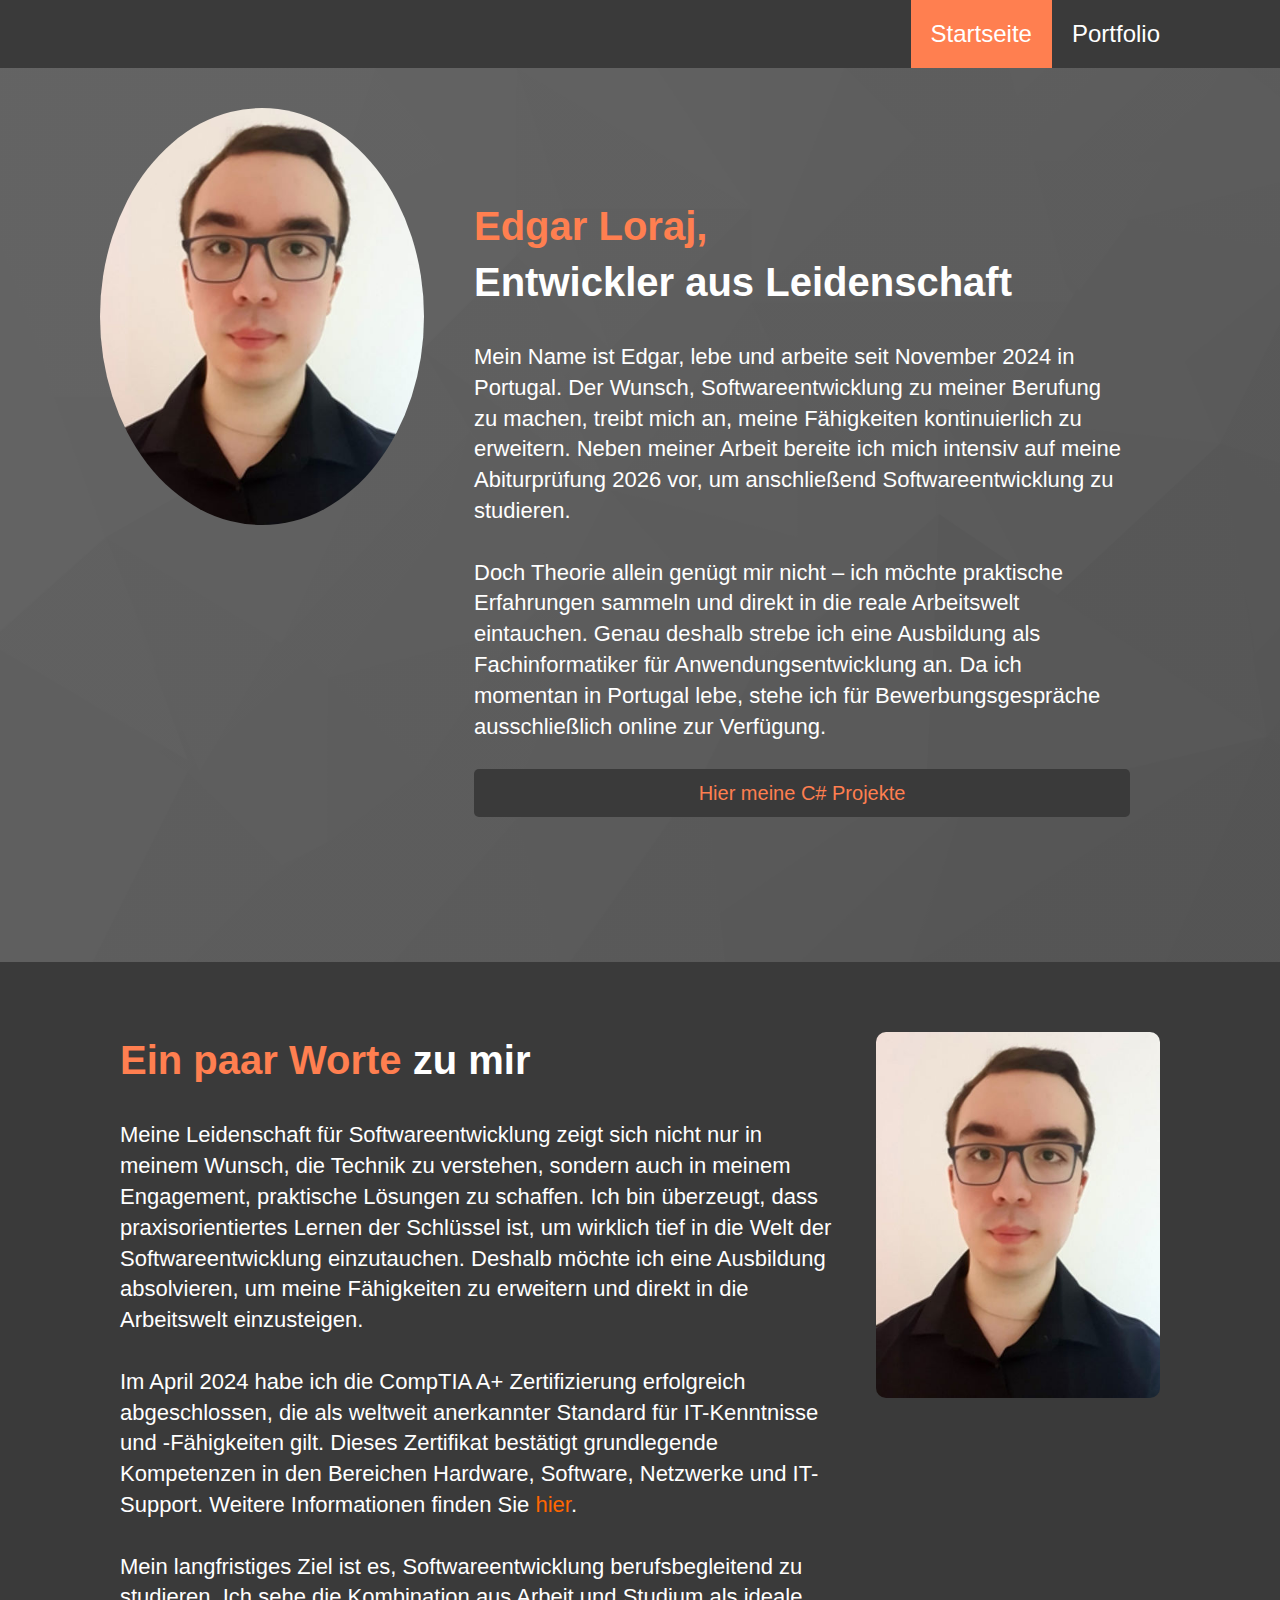
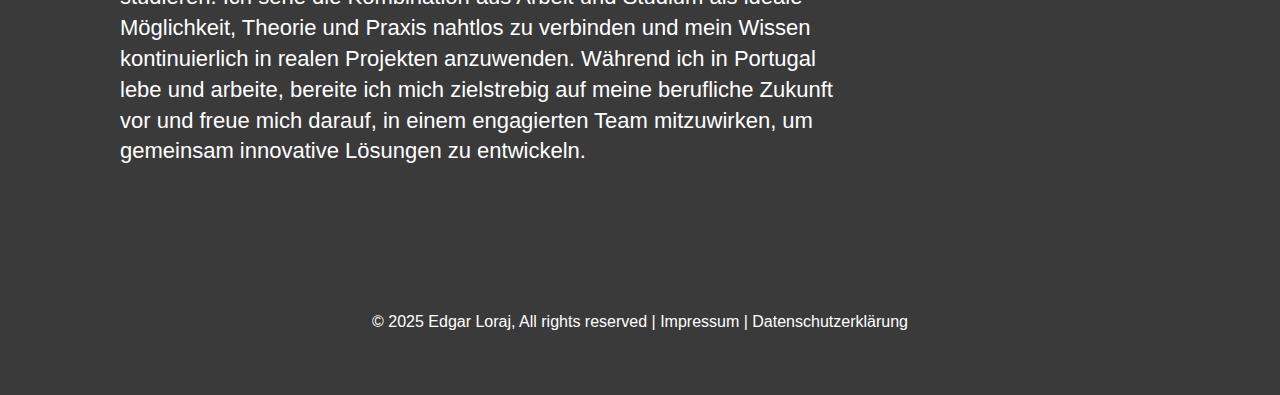
<file: index.html>
<!DOCTYPE html>
<html lang="de">
<head>
  <meta charset="UTF-8">
  <meta http-equiv="X-UA-Compatible" content="IE=edge">
  <meta name="viewport" content="width=device-width, initial-scale=1.0">
  <meta name="description" content="Hier findest du das komplette Edgar Loraj Portfolio">
  <meta name="keywords" content="Edgar Loraj Portfolio">
  <title>Edgar Loraj Portfolio Website</title>
  <link rel="stylesheet" href="https://fonts.googleapis.com/css2?family=Material+Symbols+Outlined:opsz,wght,FILL,GRAD@48,400,0,0" />
  <link rel="stylesheet" href="/css/style.css">
</head>
<body>
  <header>
    <nav id="main-nav">
      <div class="standard-container">
        <h1></h1>
        <ul>
          <li><a class="active-page" href="/index.html">Startseite</a></li>
          <li><a href="/contact.html">Portfolio</a></li>
        </ul>
      </div>
    </nav>
    <div id="welcome">
      <div class="standard-container">
        <div class="welcome-img">
          <img src="/img/Passbild.jpg" alt="Edgar Loraj profilbild">
        </div>
        <div class="welcome-content">
          <h2><span class="text-highlighted">Edgar Loraj,</span><br>Entwickler aus Leidenschaft</h2>
          <p>Mein Name ist Edgar, lebe und arbeite seit November 2024 in Portugal. Der Wunsch, Softwareentwicklung zu meiner Berufung zu machen, treibt mich an, meine Fähigkeiten kontinuierlich zu erweitern. Neben meiner Arbeit bereite ich mich intensiv auf meine Abiturprüfung 2026 vor, um anschließend Softwareentwicklung zu studieren.<br><br> Doch Theorie allein genügt mir nicht – ich möchte praktische Erfahrungen sammeln und direkt in die reale Arbeitswelt eintauchen. Genau deshalb strebe ich eine Ausbildung als Fachinformatiker für Anwendungsentwicklung an. Da ich momentan in Portugal lebe, stehe ich für Bewerbungsgespräche ausschließlich online zur Verfügung.</p>
          <a class="btn" href="/contact.html">Hier meine C# Projekte</a>
        </div>
      </div>
    </div>
  </header>

  <section id="about">
    <div class="standard-container">
      <div class="about-content">
        <h2><span class="text-highlighted">Ein paar Worte</span> zu mir</h2>
        <p>Meine Leidenschaft für Softwareentwicklung zeigt sich nicht nur in meinem Wunsch, die Technik zu verstehen, sondern auch in meinem Engagement, praktische Lösungen zu schaffen. Ich bin überzeugt, dass praxisorientiertes Lernen der Schlüssel ist, um wirklich tief in die Welt der Softwareentwicklung einzutauchen. Deshalb möchte ich eine Ausbildung absolvieren, um meine Fähigkeiten zu erweitern und direkt in die Arbeitswelt einzusteigen.<br><br>

          Im April 2024 habe ich die CompTIA A+ Zertifizierung erfolgreich abgeschlossen, die als weltweit anerkannter Standard für IT-Kenntnisse und -Fähigkeiten gilt. Dieses Zertifikat bestätigt grundlegende Kompetenzen in den Bereichen Hardware, Software, Netzwerke und IT-Support. Weitere Informationen finden Sie <a href="https://www.comptia.org/certifications/a" target="_blank" style="color: #FF6600;">hier</a>.
          <br><br>
          
          Mein langfristiges Ziel ist es, Softwareentwicklung berufsbegleitend zu studieren. Ich sehe die Kombination aus Arbeit und Studium als ideale Möglichkeit, Theorie und Praxis nahtlos zu verbinden und mein Wissen kontinuierlich in realen Projekten anzuwenden. Während ich in Portugal lebe und arbeite, bereite ich mich zielstrebig auf meine berufliche Zukunft vor und freue mich darauf, in einem engagierten Team mitzuwirken, um gemeinsam innovative Lösungen zu entwickeln.</p>
      </div>
      <div class="about-img">
        <img src="/img/Passbild.jpg" alt="Edgar Loraj about">
      </div>
    </div>
  </section>

  

  <footer id="main-footer">
    <div class="standard-container">
      <p>&copy; 2025 Edgar Loraj, All rights reserved | <a href="#">Impressum</a> | <a href="#">Datenschutzerklärung</a></p>
    </div>
  </footer>
</body>
</html>
</file>
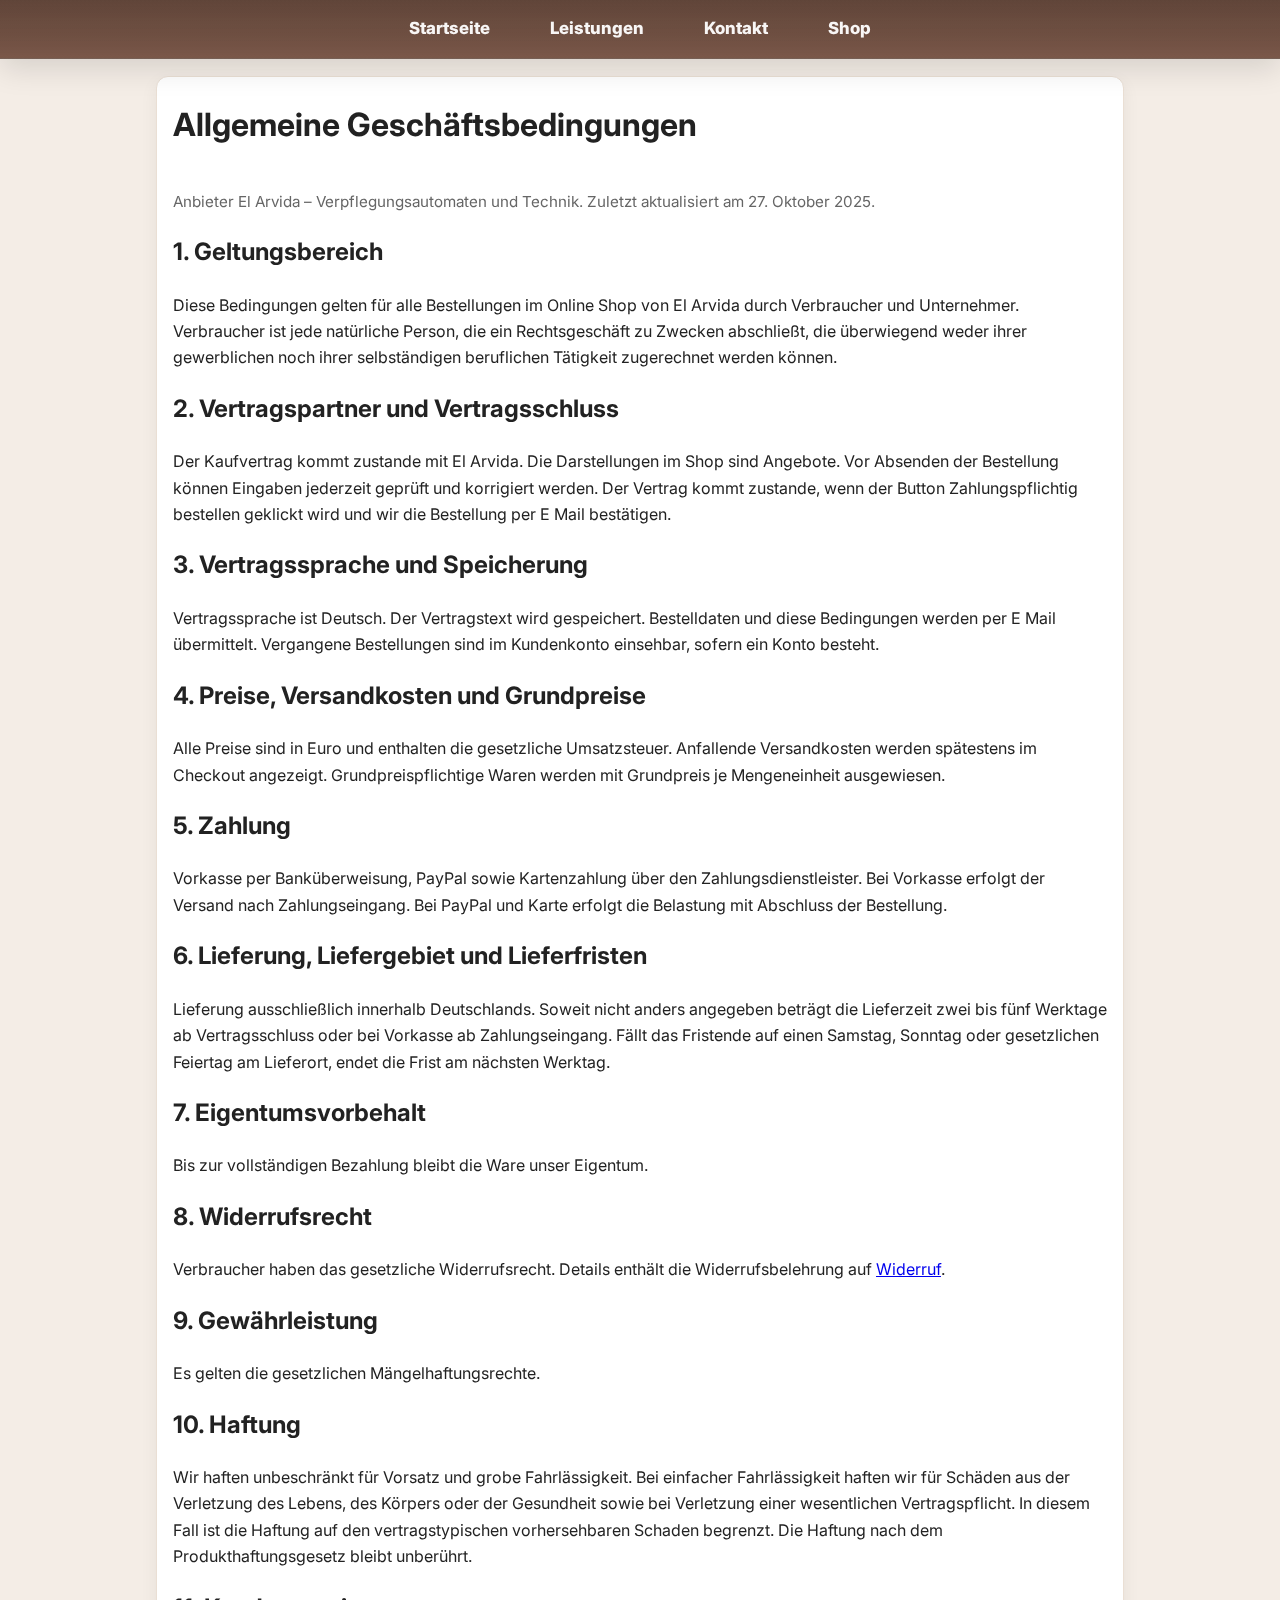
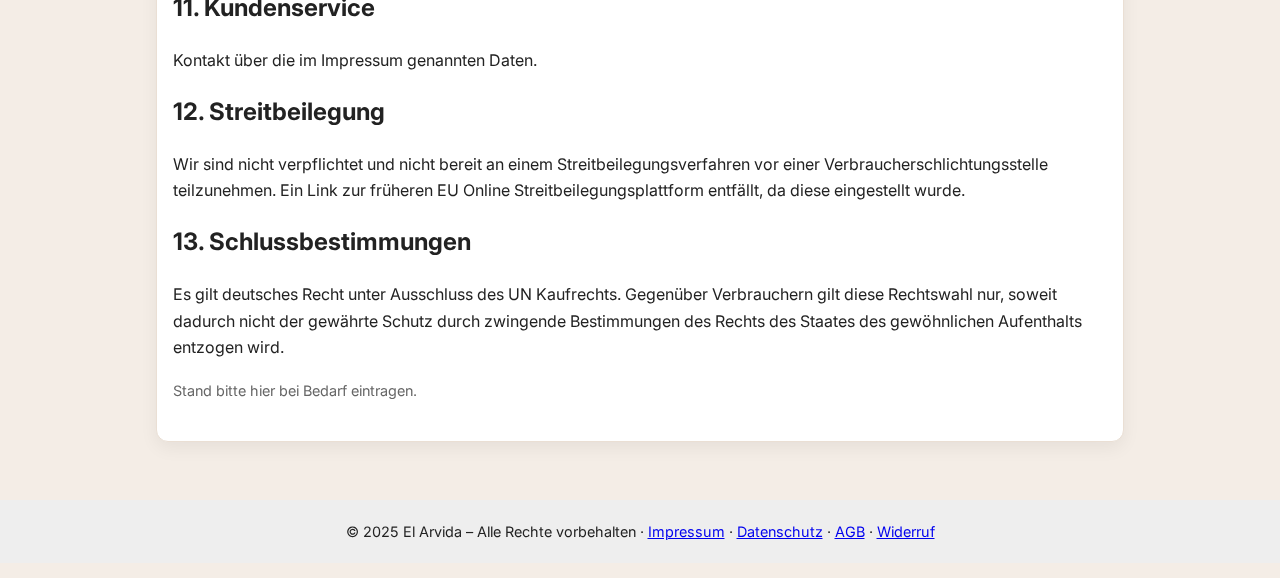
<file: agb.html>
<!doctype html>
<html lang="de">
<head>
  <meta charset="utf-8">
  <meta name="viewport" content="width=device-width, initial-scale=1">
  <title>AGB – El Arvida</title>
  <link rel="preconnect" href="https://fonts.googleapis.com">
  <link rel="preconnect" href="https://fonts.gstatic.com" crossorigin>
  <link href="https://fonts.googleapis.com/css2?family=Inter:wght@400;600;800;900&display=swap" rel="stylesheet">
  <style>
    :root{ --brown:#6b4637; --brown-deep:#533528; --accent:#ffe6cc; --header-h:72px; --text:#222; }
    *{box-sizing:border-box}
    html{scroll-behavior:smooth}
    body{margin:0; font-family:Inter,system-ui,Segoe UI,Roboto,Helvetica,Arial,sans-serif; line-height:1.65; color:var(--text); background:#f4ede6;}
    .site-header{
      position:fixed; top:0; left:0; right:0; z-index:1000;
      background:
        linear-gradient(180deg, rgba(255,255,255,.08), rgba(255,255,255,.02)),
        linear-gradient(0deg, color-mix(in oklab, var(--brown) 92%, transparent), var(--brown-deep));
      backdrop-filter:saturate(140%) blur(8px);
      border-bottom:1px solid rgba(255,255,255,.14);
      box-shadow:0 10px 30px rgba(0,0,0,.12);
    }
    .header-bar{ display:flex; align-items:center; justify-content:center; min-height:var(--header-h); padding:0 16px; }
    .primary-nav{ display:flex; gap:32px; align-items:center; justify-content:center; }
    .primary-nav a{
      color:#fff; text-decoration:none; font-weight:800; font-size:1.05rem;
      padding:10px 14px; border-radius:10px; transition:background .2s ease, opacity .2s ease; opacity:.95;
    }
    .primary-nav a:hover{background:rgba(255,255,255,.10); opacity:1;}
    .primary-nav a.is-active{background:rgba(255,255,255,.14);}
    .nav-toggle{display:none; width:42px; height:42px; border:0; background:transparent; cursor:pointer;}
    .nav-toggle span{display:block; width:24px; height:2px; margin:6px auto; background:#fff; border-radius:2px; transition:transform .2s ease, opacity .2s ease;}
    .mobile-nav{display:none;}
    @media (max-width:768px){
      .header-bar{min-height:56px; justify-content:space-between; padding:0 12px;}
      .primary-nav{display:none;}
      .nav-toggle{display:block;}
      .site-header.open .nav-toggle span:nth-child(1){transform:translateY(8px) rotate(45deg);}
      .site-header.open .nav-toggle span:nth-child(2){opacity:0;}
      .site-header.open .nav-toggle span:nth-child(3){transform:translateY(-8px) rotate(-45deg);}
      .mobile-nav{
        display:grid; grid-template-columns:1fr; gap:10px;
        padding:12px 16px 16px;
        background: color-mix(in oklab, var(--brown) 96%, black 0%);
        border-bottom:1px solid rgba(255,255,255,.14);
      }
      .site-header:not(.open) .mobile-nav{display:none;}
      .mobile-nav a{
        display:block; text-align:center; color:#fff; text-decoration:none; font-weight:800;
        padding:10px 12px; border-radius:10px; background:rgba(255,255,255,.08);
      }
    }
    .container{max-width:1000px; margin:0 auto; padding:18px 16px;}
    main{padding-top:var(--header-h);}
    .card{background:#fff; border:1px solid #eadfd4; border-radius:12px; box-shadow:0 6px 18px rgba(0,0,0,.06);}
    .card h1{margin:0; padding:22px 16px;}
    .card .content{padding:0 16px 24px;}
    .content h2{margin-top:18px}
    footer{text-align:center; padding:20px; background:#eee; margin-top:40px; font-size:.9rem}
  </style>
</head>
<body>
  <header class="site-header" id="site-header">
    <div class="header-bar">
      <nav class="primary-nav" aria-label="Hauptnavigation">
        <a href="index.html#start">Startseite</a>
        <a href="index.html#leistungen">Leistungen</a>
        <a href="index.html#kontakt">Kontakt</a>
        <a href="shop.html">Shop</a>
      </nav>
      <button class="nav-toggle" id="nav-toggle" aria-expanded="false" aria-controls="mobile-nav" aria-label="Menü öffnen">
        <span></span><span></span><span></span>
      </button>
    </div>
    <nav id="mobile-nav" class="mobile-nav" aria-label="Mobiles Menü">
      <a href="index.html#start">Startseite</a>
      <a href="index.html#leistungen">Leistungen</a>
      <a href="index.html#kontakt">Kontakt</a>
      <a href="shop.html">Shop</a>
    </nav>
  </header>

  <main>
    <div class="container">
      <div class="card">
        <h1>Allgemeine Geschäftsbedingungen</h1>
        <div class="content">
          <p style="color:#666;font-size:.95rem">Anbieter El Arvida – Verpflegungsautomaten und Technik. Zuletzt aktualisiert am 27. Oktober 2025.</p>

          <h2>1. Geltungsbereich</h2>
          <p>Diese Bedingungen gelten für alle Bestellungen im Online Shop von El Arvida durch Verbraucher und Unternehmer. Verbraucher ist jede natürliche Person, die ein Rechtsgeschäft zu Zwecken abschließt, die überwiegend weder ihrer gewerblichen noch ihrer selbständigen beruflichen Tätigkeit zugerechnet werden können.</p>

          <h2>2. Vertragspartner und Vertragsschluss</h2>
          <p>Der Kaufvertrag kommt zustande mit El Arvida. Die Darstellungen im Shop sind Angebote. Vor Absenden der Bestellung können Eingaben jederzeit geprüft und korrigiert werden. Der Vertrag kommt zustande, wenn der Button Zahlungspflichtig bestellen geklickt wird und wir die Bestellung per E Mail bestätigen.</p>

          <h2>3. Vertragssprache und Speicherung</h2>
          <p>Vertragssprache ist Deutsch. Der Vertragstext wird gespeichert. Bestelldaten und diese Bedingungen werden per E Mail übermittelt. Vergangene Bestellungen sind im Kundenkonto einsehbar, sofern ein Konto besteht.</p>

          <h2>4. Preise, Versandkosten und Grundpreise</h2>
          <p>Alle Preise sind in Euro und enthalten die gesetzliche Umsatzsteuer. Anfallende Versandkosten werden spätestens im Checkout angezeigt. Grundpreispflichtige Waren werden mit Grundpreis je Mengeneinheit ausgewiesen.</p>

          <h2>5. Zahlung</h2>
          <p>Vorkasse per Banküberweisung, PayPal sowie Kartenzahlung über den Zahlungsdienstleister. Bei Vorkasse erfolgt der Versand nach Zahlungseingang. Bei PayPal und Karte erfolgt die Belastung mit Abschluss der Bestellung.</p>

          <h2>6. Lieferung, Liefergebiet und Lieferfristen</h2>
          <p>Lieferung ausschließlich innerhalb Deutschlands. Soweit nicht anders angegeben beträgt die Lieferzeit zwei bis fünf Werktage ab Vertragsschluss oder bei Vorkasse ab Zahlungseingang. Fällt das Fristende auf einen Samstag, Sonntag oder gesetzlichen Feiertag am Lieferort, endet die Frist am nächsten Werktag.</p>

          <h2>7. Eigentumsvorbehalt</h2>
          <p>Bis zur vollständigen Bezahlung bleibt die Ware unser Eigentum.</p>

          <h2>8. Widerrufsrecht</h2>
          <p>Verbraucher haben das gesetzliche Widerrufsrecht. Details enthält die Widerrufsbelehrung auf <a href="widerruf.html">Widerruf</a>.</p>

          <h2>9. Gewährleistung</h2>
          <p>Es gelten die gesetzlichen Mängelhaftungsrechte.</p>

          <h2>10. Haftung</h2>
          <p>Wir haften unbeschränkt für Vorsatz und grobe Fahrlässigkeit. Bei einfacher Fahrlässigkeit haften wir für Schäden aus der Verletzung des Lebens, des Körpers oder der Gesundheit sowie bei Verletzung einer wesentlichen Vertragspflicht. In diesem Fall ist die Haftung auf den vertragstypischen vorhersehbaren Schaden begrenzt. Die Haftung nach dem Produkthaftungsgesetz bleibt unberührt.</p>

          <h2>11. Kundenservice</h2>
          <p>Kontakt über die im Impressum genannten Daten.</p>

          <h2>12. Streitbeilegung</h2>
          <p>Wir sind nicht verpflichtet und nicht bereit an einem Streitbeilegungsverfahren vor einer Verbraucherschlichtungsstelle teilzunehmen. Ein Link zur früheren EU Online Streitbeilegungsplattform entfällt, da diese eingestellt wurde.</p>

          <h2>13. Schlussbestimmungen</h2>
          <p>Es gilt deutsches Recht unter Ausschluss des UN Kaufrechts. Gegenüber Verbrauchern gilt diese Rechtswahl nur, soweit dadurch nicht der gewährte Schutz durch zwingende Bestimmungen des Rechts des Staates des gewöhnlichen Aufenthalts entzogen wird.</p>

          <p style="margin-top:18px;font-size:.9rem;color:#666">Stand bitte hier bei Bedarf eintragen.</p>
        </div>
      </div>
    </div>
  </main>

  <footer>
    © 2025 El Arvida – Alle Rechte vorbehalten · <a href="impressum.html">Impressum</a> · <a href="datenschutz.html">Datenschutz</a> · <a href="agb.html">AGB</a> · <a href="widerruf.html">Widerruf</a>
  </footer>

  <script>
  (function(){
    const header = document.getElementById('site-header');
    const toggle = document.getElementById('nav-toggle');
    if(toggle){
      toggle.addEventListener('click', ()=>{
        const open = header.classList.toggle('open');
        toggle.setAttribute('aria-expanded', open ? 'true' : 'false');
        requestAnimationFrame(updatePad);
      });
    }
    function updatePad(){
      const h = header.offsetHeight || 72;
      document.documentElement.style.setProperty('--header-h', h + 'px');
      document.querySelector('main').style.paddingTop = 'calc(var(--header-h))';
    }
    updatePad();
    window.addEventListener('resize', ()=>requestAnimationFrame(updatePad), {passive:true});
  })();
  </script>
</body>
</html>
</file>
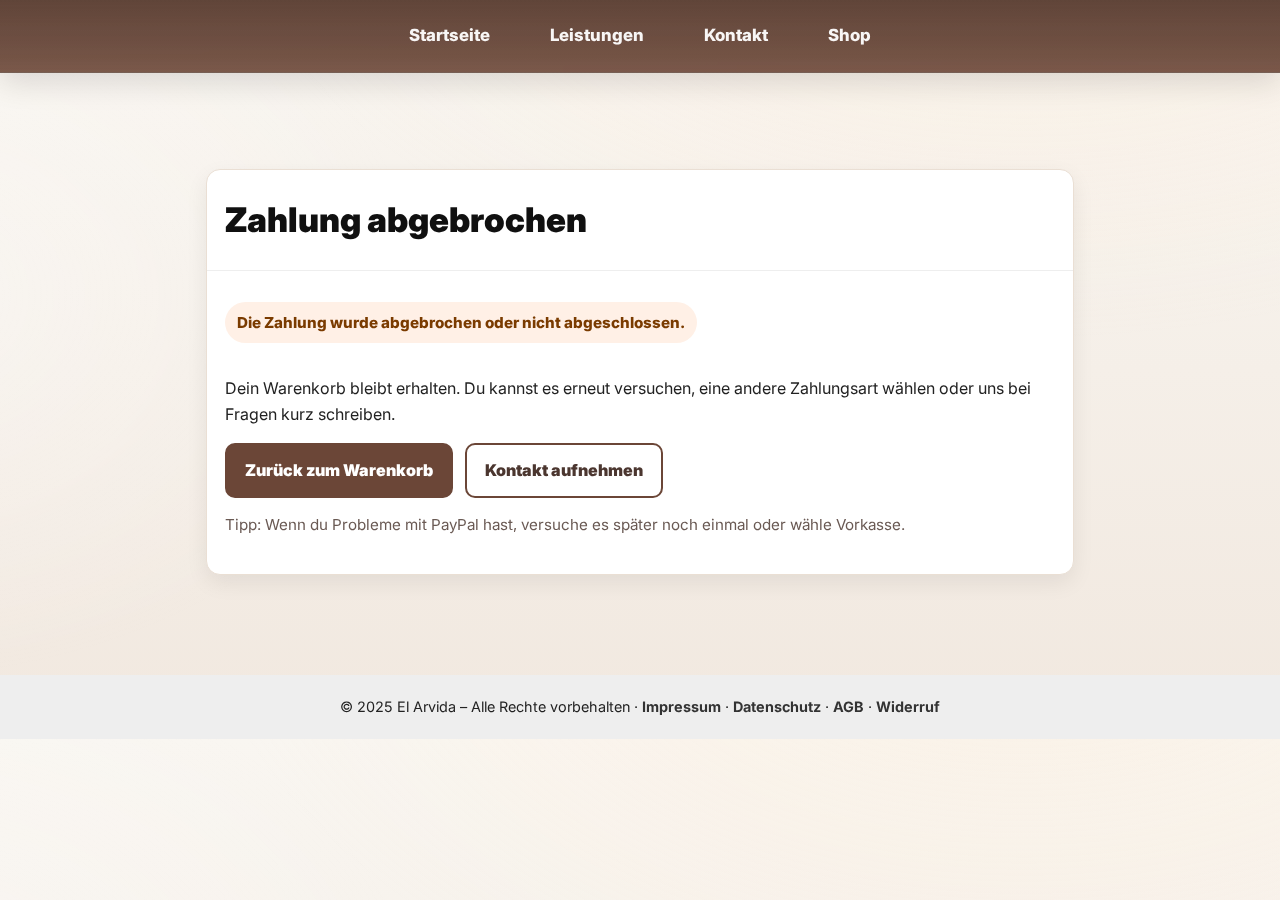
<file: cancel.html>
<!doctype html>
<html lang="de">
<head>
  <meta charset="utf-8">
  <meta name="viewport" content="width=device-width, initial-scale=1">
  <title>Zahlung abgebrochen – El Arvida</title>
  <link rel="preconnect" href="https://fonts.googleapis.com">
  <link rel="preconnect" href="https://fonts.gstatic.com" crossorigin>
  <link href="https://fonts.googleapis.com/css2?family=Inter:wght@400;600;800;900&display=swap" rel="stylesheet">
  <style>
    :root{ --brown:#6b4637; --brown-deep:#533528; --accent:#ffe6cc; --text:#222; --header-h:72px; }
    *{box-sizing:border-box}
    html{scroll-behavior:smooth}
    body{margin:0; font-family:Inter,system-ui,Segoe UI,Roboto,Helvetica,Arial,sans-serif; line-height:1.65; color:var(--text);
      background: radial-gradient(1400px 900px at 80% -200px, rgba(255,230,204,.35), transparent 60%),
                 radial-gradient(1000px 700px at -10% 40%, rgba(255,255,255,.35), transparent 55%),
                 linear-gradient(180deg, #f9f6f1 0%, #f1e8df 100%); }
    .site-header{
      position:sticky; top:0; z-index:1000;
      background:
        linear-gradient(180deg, rgba(255,255,255,.08), rgba(255,255,255,.02)),
        linear-gradient(0deg, color-mix(in oklab, var(--brown) 92%, transparent), var(--brown-deep));
      backdrop-filter:saturate(140%) blur(8px);
      border-bottom:1px solid rgba(255,255,255,.14);
      box-shadow:0 10px 30px rgba(0,0,0,.12); color:#fff;
    }
    .header-bar{ display:flex; align-items:center; justify-content:center; min-height:var(--header-h); padding:0 16px; }
    .primary-nav{ display:flex; gap:32px; align-items:center; justify-content:center; }
    .primary-nav a{ color:#fff; text-decoration:none; font-weight:800; font-size:1.05rem; padding:10px 14px; border-radius:10px; opacity:.95; }
    .primary-nav a:hover{ background:rgba(255,255,255,.10); opacity:1; }
    .container{max-width:900px; margin:0 auto; padding:24px 16px 60px;}
    main{padding-top:var(--header-h);}
    .card{background:#fff; border:1px solid #eadfd4; border-radius:14px; box-shadow:0 8px 22px rgba(0,0,0,.07); overflow:hidden;}
    .card .head{padding:22px 18px; border-bottom:1px solid #eee;}
    .card .content{padding:16px 18px 22px;}
    h1{margin:0; font-size:clamp(26px,3vw,34px); font-weight:900; color:#101010;}
    .warn{display:inline-flex; align-items:center; gap:10px; padding:8px 12px; border-radius:999px; background:#fff0e6; color:#7a3b00; font-weight:800; font-size:.95rem;}
    .btn{display:inline-flex; align-items:center; justify-content:center; padding:12px 18px; border-radius:10px; background:var(--brown); color:#fff; font-weight:900; text-decoration:none; border:2px solid var(--brown); }
    .btn.secondary{background:#fff; color:#4b362f}
    .row{display:flex; gap:12px; flex-wrap:wrap; margin-top:14px}
    footer{text-align:center; padding:20px; background:#eee; margin-top:40px; font-size:.9rem}
    footer a{color:#333; text-decoration:none; font-weight:700;}
    footer a:hover{text-decoration:underline;}
  </style>
</head>
<body>
  <header class="site-header">
    <div class="header-bar">
      <nav class="primary-nav" aria-label="Hauptnavigation">
        <a href="index.html#start">Startseite</a>
        <a href="index.html#leistungen">Leistungen</a>
        <a href="index.html#kontakt">Kontakt</a>
        <a href="shop.html" class="is-active">Shop</a>
      </nav>
    </div>
  </header>

  <main>
    <div class="container">
      <div class="card">
        <div class="head">
          <h1>Zahlung abgebrochen</h1>
        </div>
        <div class="content">
          <p class="warn">Die Zahlung wurde abgebrochen oder nicht abgeschlossen.</p>
          <p>Dein Warenkorb bleibt erhalten. Du kannst es erneut versuchen, eine andere Zahlungsart wählen oder uns bei Fragen kurz schreiben.</p>
          <div class="row">
            <a class="btn" href="shop.html">Zurück zum Warenkorb</a>
            <a class="btn secondary" href="index.html#kontakt">Kontakt aufnehmen</a>
          </div>
          <p style="margin-top:14px;color:#6a5a54;font-size:.95rem">Tipp: Wenn du Probleme mit PayPal hast, versuche es später noch einmal oder wähle Vorkasse.</p>
        </div>
      </div>
    </div>
  </main>

  <footer>
    © 2025 El Arvida – Alle Rechte vorbehalten · 
    <a href="impressum.html">Impressum</a> · 
    <a href="datenschutz.html">Datenschutz</a> · 
    <a href="agb.html">AGB</a> · 
    <a href="widerruf.html">Widerruf</a>
  </footer>
</body>
</html>
</file>
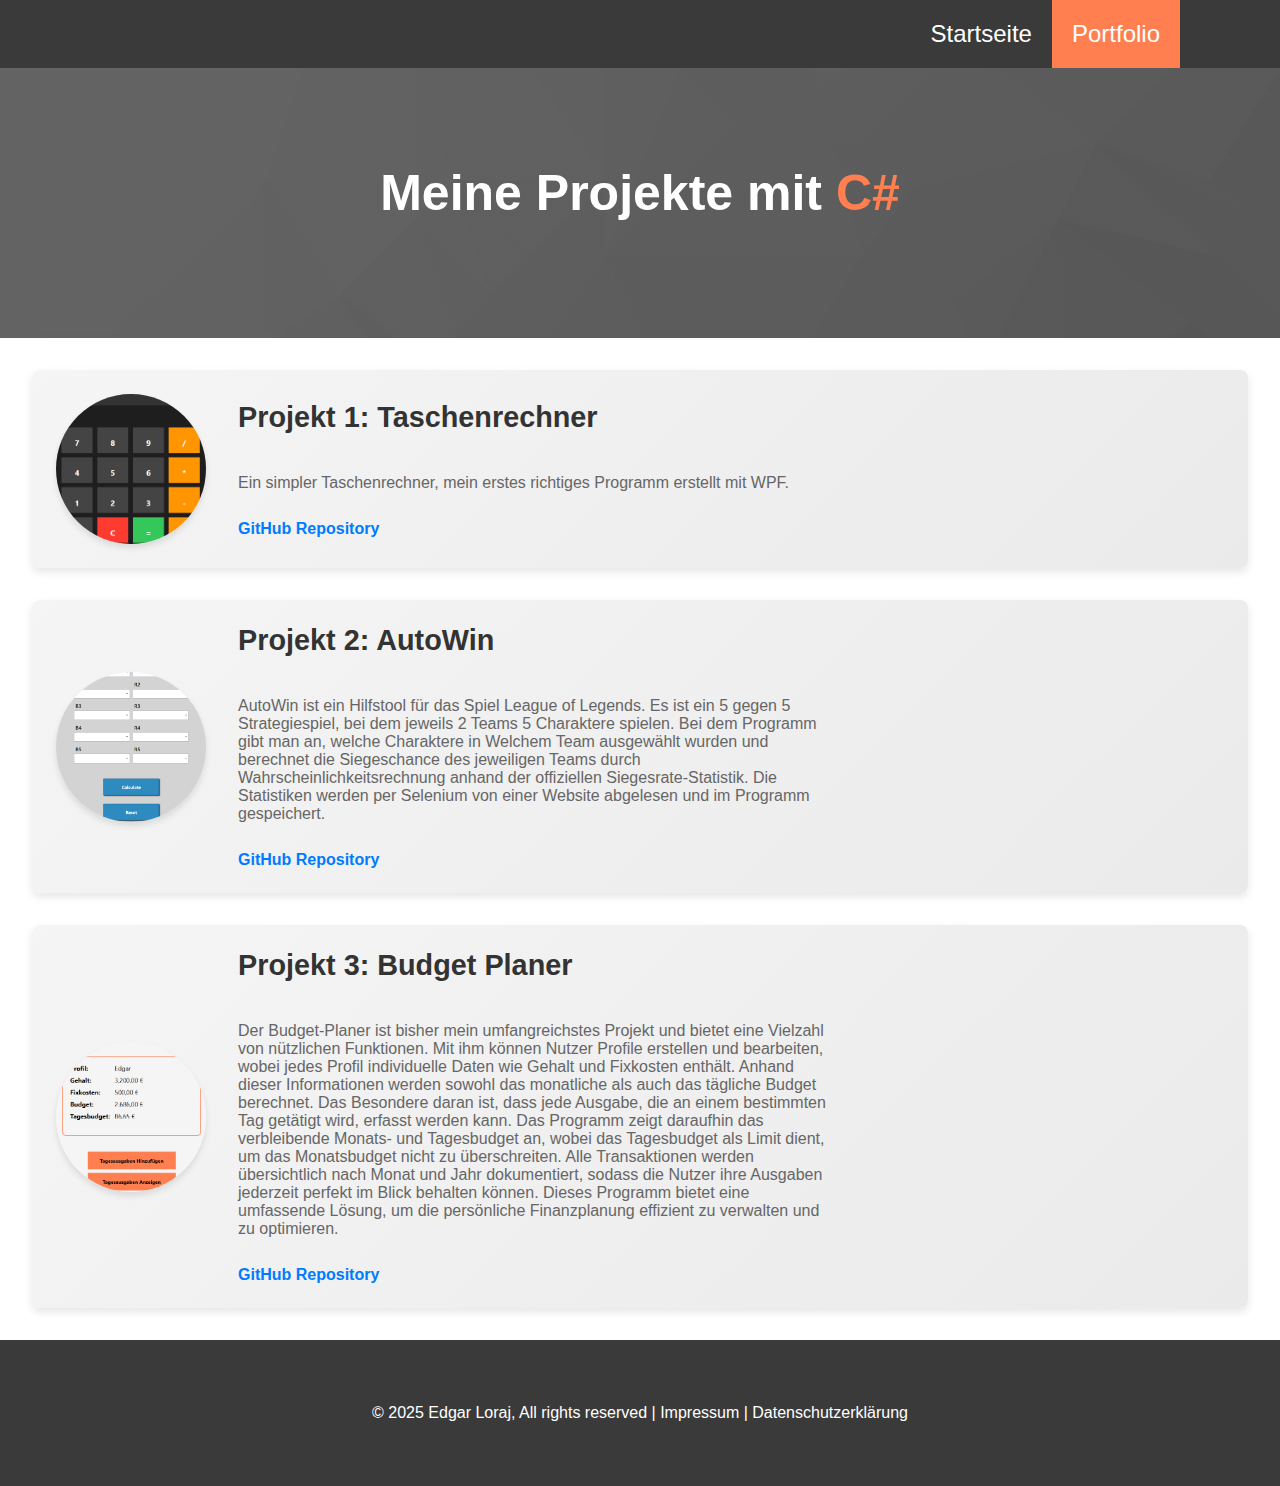
<file: contact.html>
<!DOCTYPE html>
<html lang="de">
<head>
  <meta charset="UTF-8">
  <meta http-equiv="X-UA-Compatible" content="IE=edge">
  <meta name="viewport" content="width=device-width, initial-scale=1.0">
  <meta name="description" content="Nehme noch heute mit Edgar Loraj Kontakt auf">
  <meta name="keywords" content="Edgar Loraj Kontakt">
  <title>Edgar Loraj Kontakt</title>
  <link rel="stylesheet" href="https://fonts.googleapis.com/css2?family=Material+Symbols+Outlined:opsz,wght,FILL,GRAD@48,400,0,0" />
  <link rel="stylesheet" href="/css/style.css">
</head>
<body>
  <header>
    <nav id="main-nav">
      <div class="standard-container">
        <h1></h1>
        <ul>
          <li><a href="/index.html">Startseite</a></li>
          <li><a class="active-page" href="/contact.html">Portfolio</a></li>
        </ul>
      </div>
    </nav>
    <div id="contact-heading">
      <div class="standard-container">
        <div class="heading-content">
          <h2><span class="text-white">Meine Projekte mit <span class="text-highlighted">C#</span></span></h2>
          <p></p>
        </div>
      </div>
    </div>
  </header>

  <section id="projects">
    <div class="project">
      <img src="/img/Taschenrech.png" alt="Projekt 1 Screenshot">
      <div class="project-description">
        <h3>Projekt 1: Taschenrechner</h3>
        <p>Ein simpler Taschenrechner, mein erstes richtiges Programm erstellt mit WPF.</p>
        <a href="https://github.com/Ed-Flow/taschenrechner" target="_blank">GitHub Repository</a>
      </div>
    </div>
    <div class="project">
      <img src="/img/Autowin.png" alt="Projekt 2 Screenshot">
      <div class="project-description">
        <h3>Projekt 2: AutoWin</h3>
        <p>AutoWin ist ein Hilfstool für das Spiel League of Legends. Es ist ein 5 gegen 5 Strategiespiel, bei dem jeweils 2 Teams 5 Charaktere spielen. Bei dem Programm gibt man an, welche Charaktere in Welchem Team ausgewählt wurden und berechnet die Siegeschance des jeweiligen Teams durch Wahrscheinlichkeitsrechnung anhand der offiziellen Siegesrate-Statistik. Die Statistiken werden per Selenium von einer Website abgelesen und im Programm gespeichert. </p>
        <a href="https://github.com/Ed-Flow/AutoWin" target="_blank">GitHub Repository</a>
      </div>
    </div>
    <div class="project">
      <img src="/img/BudgetPlaner.png" alt="Projekt 2 Screenshot">
      <div class="project-description">
        <h3>Projekt 3: Budget Planer</h3>
        <p>Der Budget-Planer ist bisher mein umfangreichstes Projekt und bietet eine Vielzahl von nützlichen Funktionen. Mit ihm können Nutzer Profile erstellen und bearbeiten, wobei jedes Profil individuelle Daten wie Gehalt und Fixkosten enthält. Anhand dieser Informationen werden sowohl das monatliche als auch das tägliche Budget berechnet. Das Besondere daran ist, dass jede Ausgabe, die an einem bestimmten Tag getätigt wird, erfasst werden kann. Das Programm zeigt daraufhin das verbleibende Monats- und Tagesbudget an, wobei das Tagesbudget als Limit dient, um das Monatsbudget nicht zu überschreiten. Alle Transaktionen werden übersichtlich nach Monat und Jahr dokumentiert, sodass die Nutzer ihre Ausgaben jederzeit perfekt im Blick behalten können. Dieses Programm bietet eine umfassende Lösung, um die persönliche Finanzplanung effizient zu verwalten und zu optimieren.</p>
        <a href="https://github.com/Ed-Flow/BudgetPlaner" target="_blank">GitHub Repository</a>
      </div>
    </div>
  </section>
  
  

  <footer id="main-footer">
    <div class="standard-container">
      <p>&copy; 2025 Edgar Loraj, All rights reserved | <a href="#">Impressum</a> | <a href="#">Datenschutzerklärung</a></p>
    </div>
  </footer>
</body>
</html>
</file>
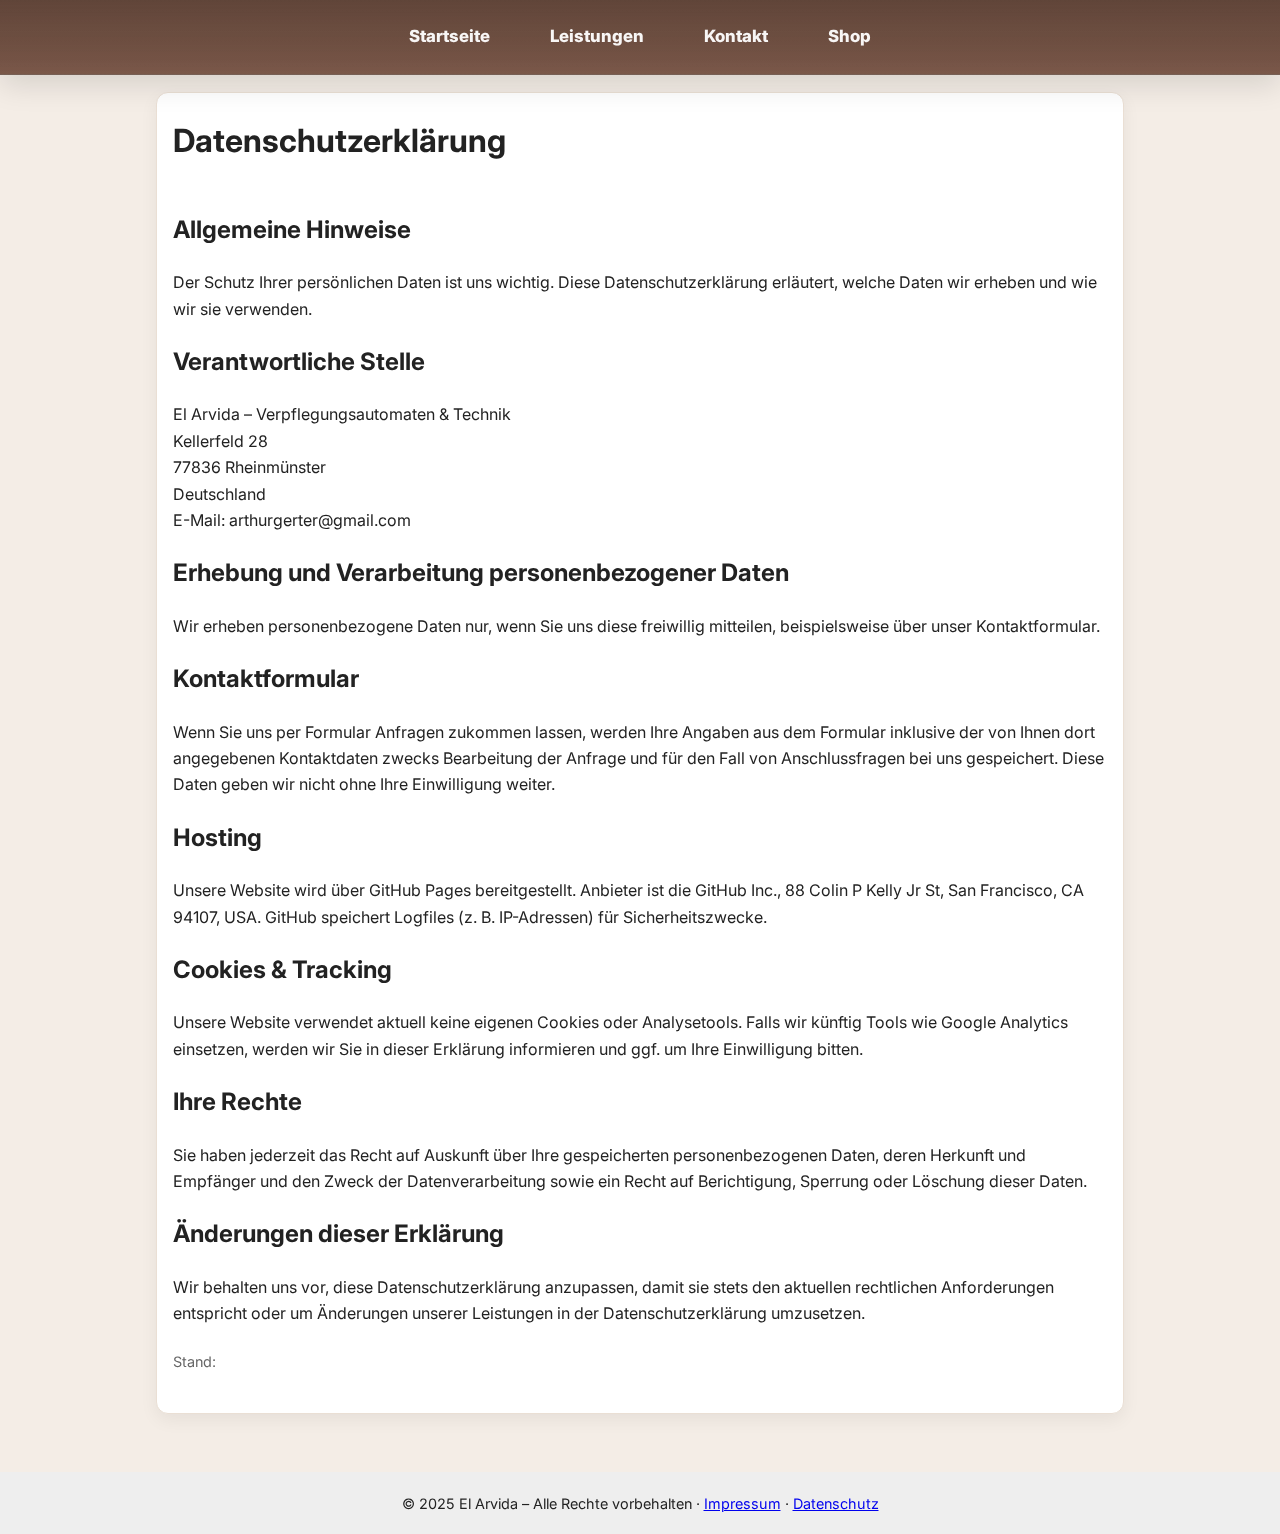
<file: datenschutz.html>
<!doctype html>
<html lang="de">
<head>
  <meta charset="utf-8">
  <meta name="viewport" content="width=device-width, initial-scale=1">
  <title>Datenschutzerklärung – El Arvida</title>
  <link rel="preconnect" href="https://fonts.googleapis.com">
  <link rel="preconnect" href="https://fonts.gstatic.com" crossorigin>
  <link href="https://fonts.googleapis.com/css2?family=Inter:wght@400;600;800;900&display=swap" rel="stylesheet">
  <style>
    :root{ --brown:#6b4637; --brown-deep:#533528; --accent:#ffe6cc; --header-h:72px; --text:#222; }
    *{box-sizing:border-box}
    html{scroll-behavior:smooth}
    body{margin:0; font-family:Inter,system-ui,Segoe UI,Roboto,Helvetica,Arial,sans-serif; line-height:1.65; color:var(--text); background:#f4ede6;}
    /* Header */
    .site-header{
      position:fixed; top:0; left:0; right:0; z-index:1000;
      background:
        linear-gradient(180deg, rgba(255,255,255,.08), rgba(255,255,255,.02)),
        linear-gradient(0deg, color-mix(in oklab, var(--brown) 92%, transparent), var(--brown-deep));
      backdrop-filter:saturate(140%) blur(8px);
      border-bottom:1px solid rgba(255,255,255,.14);
      box-shadow:0 10px 30px rgba(0,0,0,.12);
    }
    .header-bar{ display:flex; align-items:center; justify-content:center; min-height:var(--header-h); padding:0 16px; }
    .primary-nav{ display:flex; gap:32px; align-items:center; justify-content:center; }
    .primary-nav a{
      color:#fff; text-decoration:none; font-weight:800; font-size:1.05rem;
      padding:10px 14px; border-radius:10px; transition:background .2s ease, opacity .2s ease; opacity:.95;
    }
    .primary-nav a:hover{background:rgba(255,255,255,.10); opacity:1;}
    .primary-nav a.is-active{background:rgba(255,255,255,.14);}
    .nav-toggle{display:none; width:42px; height:42px; border:0; background:transparent; cursor:pointer;}
    .nav-toggle span{display:block; width:24px; height:2px; margin:6px auto; background:#fff; border-radius:2px; transition:transform .2s ease, opacity .2s ease;}
    .mobile-nav{display:none;}
    @media (max-width:768px){
      .header-bar{min-height:56px; justify-content:space-between; padding:0 12px;}
      .primary-nav{display:none;}
      .nav-toggle{display:block;}
      .site-header.open .nav-toggle span:nth-child(1){transform:translateY(8px) rotate(45deg);}
      .site-header.open .nav-toggle span:nth-child(2){opacity:0;}
      .site-header.open .nav-toggle span:nth-child(3){transform:translateY(-8px) rotate(-45deg);}
      .mobile-nav{
        display:grid; grid-template-columns:1fr; gap:10px;
        padding:12px 16px 16px;
        background: color-mix(in oklab, var(--brown) 96%, black 0%);
        border-bottom:1px solid rgba(255,255,255,.14);
      }
      .site-header:not(.open) .mobile-nav{display:none;}
      .mobile-nav a{
        display:block; text-align:center; color:#fff; text-decoration:none; font-weight:800;
        padding:10px 12px; border-radius:10px; background:rgba(255,255,255,.08);
      }
    }
    /* Layout */
    .container{max-width:1000px; margin:0 auto; padding:18px 16px;}
    main{padding-top:var(--header-h);} /* Platz für fixen Header */
    .card{background:#fff; border:1px solid #eadfd4; border-radius:12px; box-shadow:0 6px 18px rgba(0,0,0,.06);}
    .card h1{margin:0; padding:22px 16px;}
    .card .content{padding:0 16px 24px;}
    footer{text-align:center; padding:20px; background:#eee; margin-top:40px; font-size:.9rem}
  </style>
</head>
<body>
  <header class="site-header" id="site-header">
    <div class="header-bar">
      <nav class="primary-nav" aria-label="Hauptnavigation">
        <a href="index.html#start">Startseite</a>
        <a href="index.html#leistungen">Leistungen</a>
        <a href="index.html#kontakt">Kontakt</a>
        <a href="shop.html">Shop</a>
      </nav>
      <button class="nav-toggle" id="nav-toggle" aria-expanded="false" aria-controls="mobile-nav" aria-label="Menü öffnen">
        <span></span><span></span><span></span>
      </button>
    </div>
    <nav id="mobile-nav" class="mobile-nav" aria-label="Mobiles Menü">
      <a href="index.html#start">Startseite</a>
      <a href="index.html#leistungen">Leistungen</a>
      <a href="index.html#kontakt">Kontakt</a>
      <a href="shop.html">Shop</a>
    </nav>
  </header>

  <main>
    <div class="container">
      <div class="card">
        <h1>Datenschutzerklärung</h1>
        <div class="content">
          <h2>Allgemeine Hinweise</h2>
          <p>Der Schutz Ihrer persönlichen Daten ist uns wichtig. Diese Datenschutzerklärung erläutert, welche Daten wir erheben und wie wir sie verwenden.</p>
          <h2>Verantwortliche Stelle</h2>
          <p>El Arvida – Verpflegungsautomaten &amp; Technik<br>Kellerfeld 28<br>77836 Rheinmünster<br>Deutschland<br>E-Mail: arthurgerter@gmail.com</p>
          <h2>Erhebung und Verarbeitung personenbezogener Daten</h2>
          <p>Wir erheben personenbezogene Daten nur, wenn Sie uns diese freiwillig mitteilen, beispielsweise über unser Kontaktformular.</p>
          <h2>Kontaktformular</h2>
          <p>Wenn Sie uns per Formular Anfragen zukommen lassen, werden Ihre Angaben aus dem Formular inklusive der von Ihnen dort angegebenen Kontaktdaten zwecks Bearbeitung der Anfrage und für den Fall von Anschlussfragen bei uns gespeichert. Diese Daten geben wir nicht ohne Ihre Einwilligung weiter.</p>
          <h2>Hosting</h2>
          <p>Unsere Website wird über GitHub Pages bereitgestellt. Anbieter ist die GitHub Inc., 88 Colin P Kelly Jr St, San Francisco, CA 94107, USA. GitHub speichert Logfiles (z. B. IP-Adressen) für Sicherheitszwecke.</p>
          <h2>Cookies & Tracking</h2>
          <p>Unsere Website verwendet aktuell keine eigenen Cookies oder Analysetools. Falls wir künftig Tools wie Google Analytics einsetzen, werden wir Sie in dieser Erklärung informieren und ggf. um Ihre Einwilligung bitten.</p>
          <h2>Ihre Rechte</h2>
          <p>Sie haben jederzeit das Recht auf Auskunft über Ihre gespeicherten personenbezogenen Daten, deren Herkunft und Empfänger und den Zweck der Datenverarbeitung sowie ein Recht auf Berichtigung, Sperrung oder Löschung dieser Daten.</p>
          <h2>Änderungen dieser Erklärung</h2>
          <p>Wir behalten uns vor, diese Datenschutzerklärung anzupassen, damit sie stets den aktuellen rechtlichen Anforderungen entspricht oder um Änderungen unserer Leistungen in der Datenschutzerklärung umzusetzen.</p>
          <p style="margin-top:24px;font-size:.9rem;color:#666">Stand: <!-- Datum eintragen --></p>
        </div>
      </div>
    </div>
  </main>

  <footer>
    © 2025 El Arvida – Alle Rechte vorbehalten · <a href="impressum.html">Impressum</a> · <a href="datenschutz.html">Datenschutz</a>
  </footer>

  <script>
  (function(){
    const header = document.getElementById('site-header');
    const toggle = document.getElementById('nav-toggle');
    const mob = document.getElementById('mobile-nav');
    if(toggle){
      toggle.addEventListener('click', ()=>{
        const open = header.classList.toggle('open');
        toggle.setAttribute('aria-expanded', open ? 'true' : 'false');
        requestAnimationFrame(updatePad);
      });
    }
    function updatePad(){
      const h = header.offsetHeight || 72;
      document.documentElement.style.setProperty('--header-h', h + 'px');
      document.querySelector('main').style.paddingTop = 'calc(var(--header-h))';
    }
    updatePad();
    window.addEventListener('resize', ()=>requestAnimationFrame(updatePad), {passive:true});
  })();
  </script>
</body>
</html>
</file>
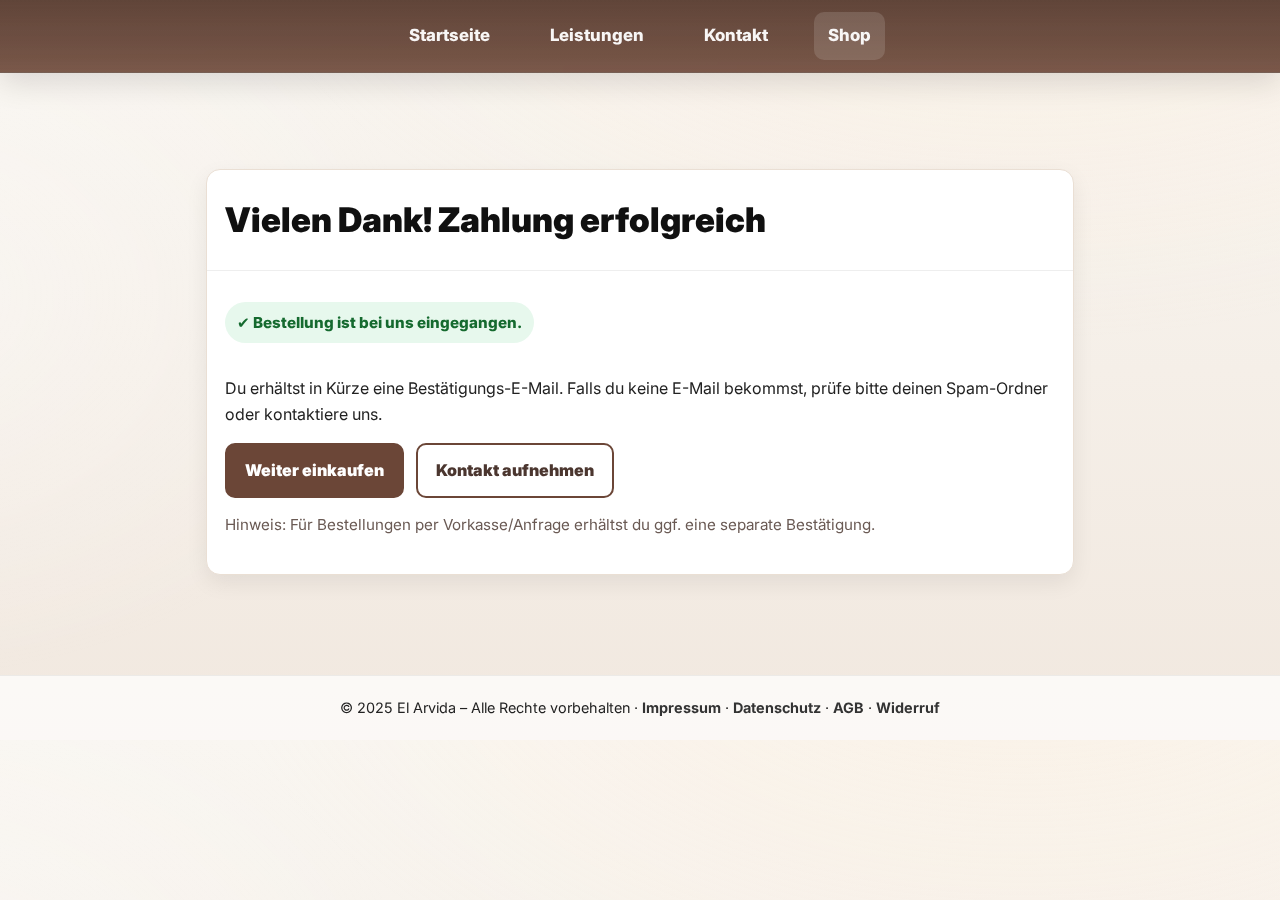
<file: erfolg.html>
<!doctype html>
<html lang="de">
<head>
  <meta charset="utf-8">
  <meta name="viewport" content="width=device-width, initial-scale=1">
  <title>Vielen Dank – Zahlung erfolgreich | El Arvida</title>
  <link rel="preconnect" href="https://fonts.googleapis.com">
  <link rel="preconnect" href="https://fonts.gstatic.com" crossorigin>
  <link href="https://fonts.googleapis.com/css2?family=Inter:wght@400;600;800;900&display=swap" rel="stylesheet">
  <style>
    :root{ --brown:#6b4637; --brown-deep:#533528; --accent:#ffe6cc; --text:#222; --header-h:72px; }
    *{box-sizing:border-box}
    html{scroll-behavior:smooth}
    body{margin:0; font-family:Inter,system-ui,Segoe UI,Roboto,Helvetica,Arial,sans-serif; line-height:1.65; color:var(--text);
      background: radial-gradient(1400px 900px at 80% -200px, rgba(255,230,204,.35), transparent 60%),
                 radial-gradient(1000px 700px at -10% 40%, rgba(255,255,255,.35), transparent 55%),
                 linear-gradient(180deg, #f9f6f1 0%, #f1e8df 100%);}
    .site-header{
      position:sticky; top:0; z-index:1000;
      background:
        linear-gradient(180deg, rgba(255,255,255,.08), rgba(255,255,255,.02)),
        linear-gradient(0deg, color-mix(in oklab, var(--brown) 92%, transparent), var(--brown-deep));
      backdrop-filter:saturate(140%) blur(8px);
      border-bottom:1px solid rgba(255,255,255,.14);
      box-shadow:0 10px 30px rgba(0,0,0,.12); color:#fff;
    }
    .header-bar{ display:flex; align-items:center; justify-content:center; min-height:var(--header-h); padding:0 16px; }
    .primary-nav{ display:flex; gap:32px; align-items:center; justify-content:center; }
    .primary-nav a{ color:#fff; text-decoration:none; font-weight:800; font-size:1.05rem; padding:10px 14px; border-radius:10px; opacity:.95; }
    .primary-nav a:hover{ background:rgba(255,255,255,.10); opacity:1; }
    .primary-nav a.is-active{ background:rgba(255,255,255,.14); }
    .container{max-width:900px; margin:0 auto; padding:24px 16px 60px;}
    main{padding-top:var(--header-h);}
    .card{background:#fff; border:1px solid #eadfd4; border-radius:14px; box-shadow:0 8px 22px rgba(0,0,0,.07); overflow:hidden;}
    .card .head{padding:22px 18px; border-bottom:1px solid #eee;}
    .card .content{padding:16px 18px 22px;}
    h1{margin:0; font-size:clamp(26px,3vw,34px); font-weight:900; color:#101010;}
    .ok{display:inline-flex; align-items:center; gap:10px; padding:8px 12px; border-radius:999px; background:#e7f8ed; color:#156a2f; font-weight:800; font-size:.95rem;}
    .btn{display:inline-flex; align-items:center; justify-content:center; padding:12px 18px; border-radius:10px; background:var(--brown); color:#fff; font-weight:900; text-decoration:none; border:2px solid var(--brown);}
    .btn.secondary{background:#fff; color:#4b362f}
    .row{display:flex; gap:12px; flex-wrap:wrap; margin-top:14px}
    footer{text-align:center; padding:20px; background:rgba(255,255,255,.7); margin-top:40px; font-size:.9rem; border-top:1px solid rgba(0,0,0,.06);}
    footer a{ color:#333; text-decoration:none; font-weight:700;}
    footer a:hover{text-decoration:underline;}
  </style>
</head>
<body>
  <header class="site-header">
    <div class="header-bar">
      <nav class="primary-nav" aria-label="Hauptnavigation">
        <a href="index.html#start">Startseite</a>
        <a href="index.html#leistungen">Leistungen</a>
        <a href="index.html#kontakt">Kontakt</a>
        <a href="shop.html" class="is-active">Shop</a>
      </nav>
    </div>
  </header>

  <main>
    <div class="container">
      <div class="card">
        <div class="head">
          <h1>Vielen Dank! Zahlung erfolgreich</h1>
        </div>
        <div class="content">
          <p class="ok">✔ Bestellung ist bei uns eingegangen.</p>
          <p>Du erhältst in Kürze eine Bestätigungs-E-Mail. Falls du keine E-Mail bekommst, prüfe bitte deinen Spam-Ordner oder kontaktiere uns.</p>
          <div class="row">
            <a class="btn" href="shop.html">Weiter einkaufen</a>
            <a class="btn secondary" href="index.html#kontakt">Kontakt aufnehmen</a>
          </div>
          <p style="margin-top:14px;color:#6a5a54;font-size:.95rem">Hinweis: Für Bestellungen per Vorkasse/Anfrage erhältst du ggf. eine separate Bestätigung.</p>
        </div>
      </div>
    </div>
  </main>

  <footer>
    © 2025 El Arvida – Alle Rechte vorbehalten · 
    <a href="impressum.html">Impressum</a> · 
    <a href="datenschutz.html">Datenschutz</a> · 
    <a href="agb.html">AGB</a> · 
    <a href="widerruf.html">Widerruf</a>
  </footer>
</body>
</html>
</file>
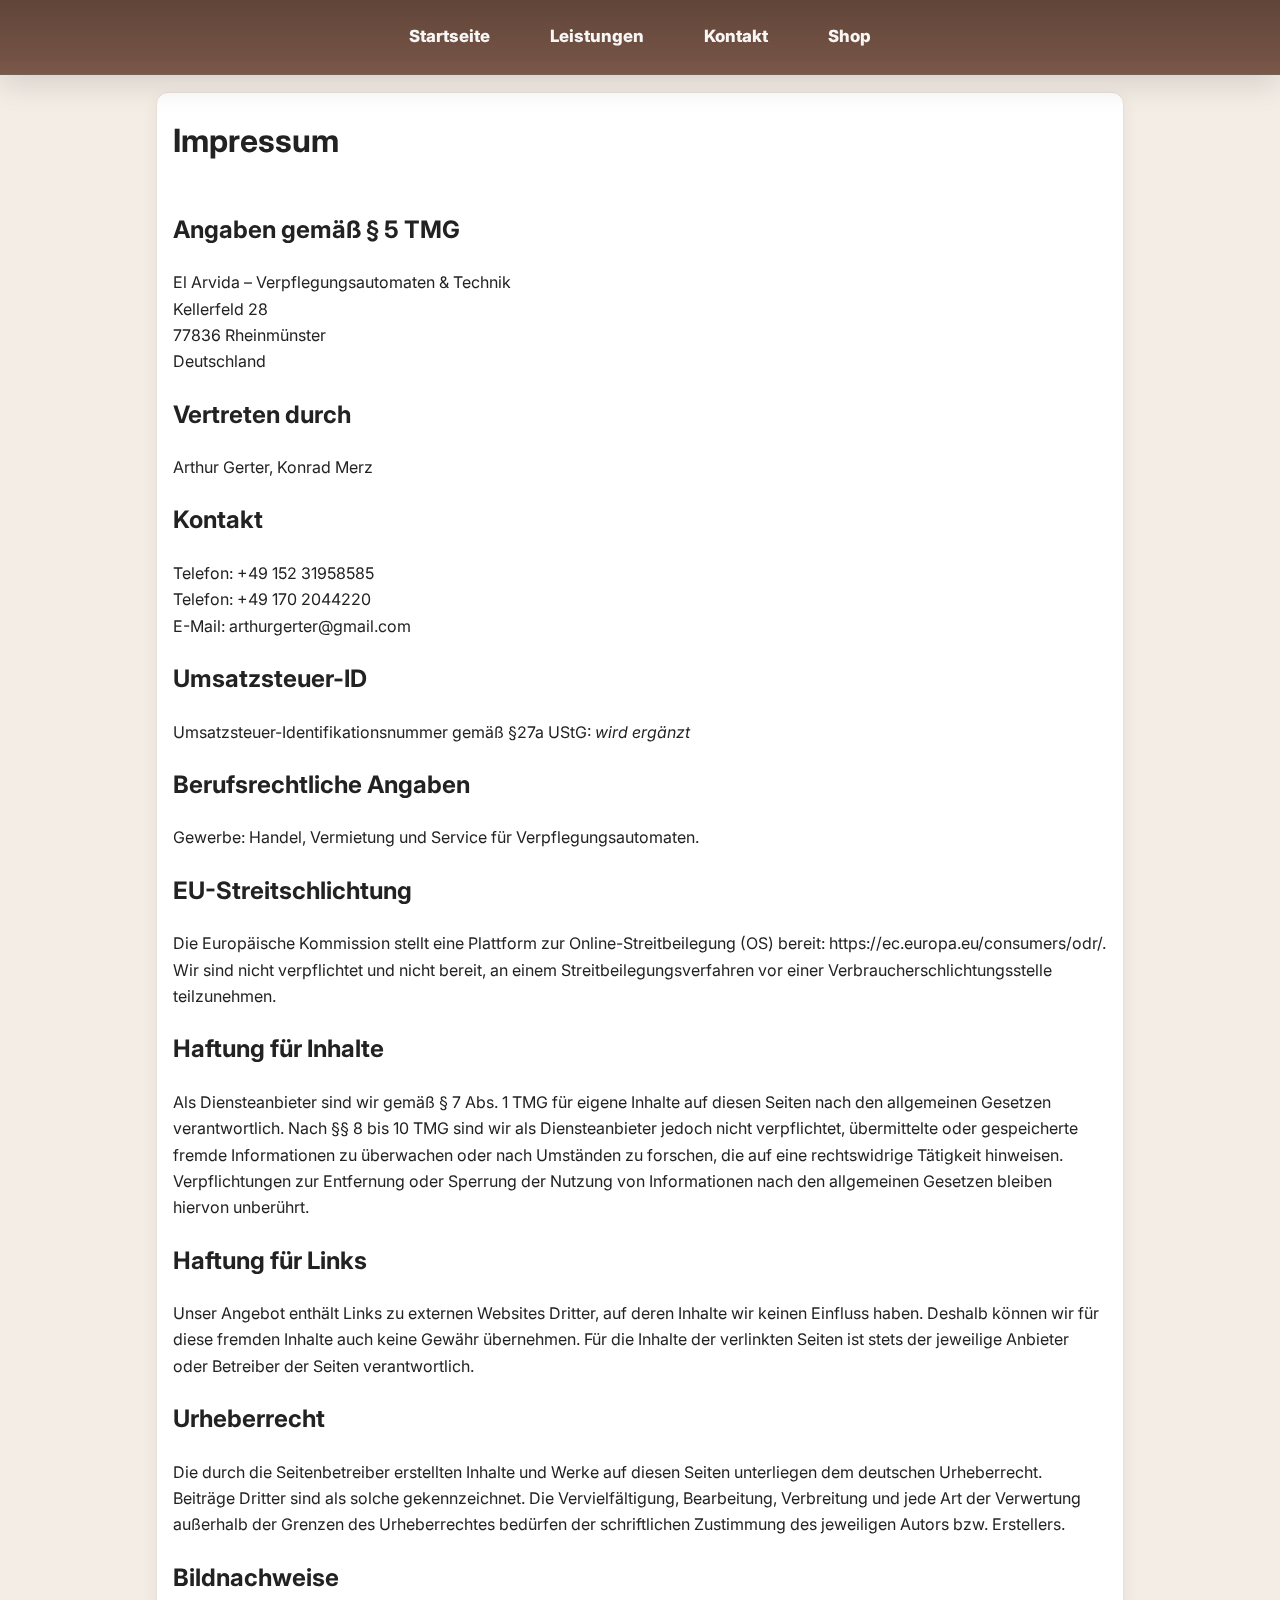
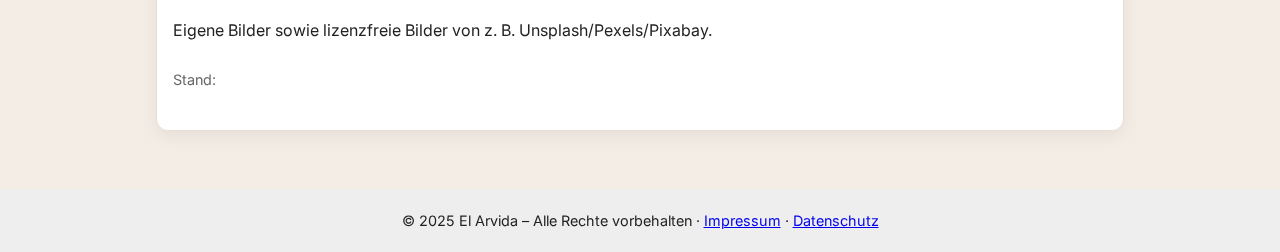
<file: impressum.html>
<!doctype html>
<html lang="de">
<head>
  <meta charset="utf-8">
  <meta name="viewport" content="width=device-width, initial-scale=1">
  <title>Impressum – El Arvida</title>
  <link rel="preconnect" href="https://fonts.googleapis.com">
  <link rel="preconnect" href="https://fonts.gstatic.com" crossorigin>
  <link href="https://fonts.googleapis.com/css2?family=Inter:wght@400;600;800;900&display=swap" rel="stylesheet">
  <style>
    :root{ --brown:#6b4637; --brown-deep:#533528; --accent:#ffe6cc; --header-h:72px; --text:#222; }
    *{box-sizing:border-box}
    html{scroll-behavior:smooth}
    body{margin:0; font-family:Inter,system-ui,Segoe UI,Roboto,Helvetica,Arial,sans-serif; line-height:1.65; color:var(--text); background:#f4ede6;}
    /* Header */
    .site-header{
      position:fixed; top:0; left:0; right:0; z-index:1000;
      background:
        linear-gradient(180deg, rgba(255,255,255,.08), rgba(255,255,255,.02)),
        linear-gradient(0deg, color-mix(in oklab, var(--brown) 92%, transparent), var(--brown-deep));
      backdrop-filter:saturate(140%) blur(8px);
      border-bottom:1px solid rgba(255,255,255,.14);
      box-shadow:0 10px 30px rgba(0,0,0,.12);
    }
    .header-bar{ display:flex; align-items:center; justify-content:center; min-height:var(--header-h); padding:0 16px; }
    .primary-nav{ display:flex; gap:32px; align-items:center; justify-content:center; }
    .primary-nav a{
      color:#fff; text-decoration:none; font-weight:800; font-size:1.05rem;
      padding:10px 14px; border-radius:10px; transition:background .2s ease, opacity .2s ease; opacity:.95;
    }
    .primary-nav a:hover{background:rgba(255,255,255,.10); opacity:1;}
    .primary-nav a.is-active{background:rgba(255,255,255,.14);}
    .nav-toggle{display:none; width:42px; height:42px; border:0; background:transparent; cursor:pointer;}
    .nav-toggle span{display:block; width:24px; height:2px; margin:6px auto; background:#fff; border-radius:2px; transition:transform .2s ease, opacity .2s ease;}
    .mobile-nav{display:none;}
    @media (max-width:768px){
      .header-bar{min-height:56px; justify-content:space-between; padding:0 12px;}
      .primary-nav{display:none;}
      .nav-toggle{display:block;}
      .site-header.open .nav-toggle span:nth-child(1){transform:translateY(8px) rotate(45deg);}
      .site-header.open .nav-toggle span:nth-child(2){opacity:0;}
      .site-header.open .nav-toggle span:nth-child(3){transform:translateY(-8px) rotate(-45deg);}
      .mobile-nav{
        display:grid; grid-template-columns:1fr; gap:10px;
        padding:12px 16px 16px;
        background: color-mix(in oklab, var(--brown) 96%, black 0%);
        border-bottom:1px solid rgba(255,255,255,.14);
      }
      .site-header:not(.open) .mobile-nav{display:none;}
      .mobile-nav a{
        display:block; text-align:center; color:#fff; text-decoration:none; font-weight:800;
        padding:10px 12px; border-radius:10px; background:rgba(255,255,255,.08);
      }
    }
    /* Layout */
    .container{max-width:1000px; margin:0 auto; padding:18px 16px;}
    main{padding-top:var(--header-h);} /* Platz für fixen Header */
    .card{background:#fff; border:1px solid #eadfd4; border-radius:12px; box-shadow:0 6px 18px rgba(0,0,0,.06);}
    .card h1{margin:0; padding:22px 16px;}
    .card .content{padding:0 16px 24px;}
    footer{text-align:center; padding:20px; background:#eee; margin-top:40px; font-size:.9rem}
  </style>
</head>
<body>
  <header class="site-header" id="site-header">
    <div class="header-bar">
      <nav class="primary-nav" aria-label="Hauptnavigation">
        <a href="index.html#start">Startseite</a>
        <a href="index.html#leistungen">Leistungen</a>
        <a href="index.html#kontakt">Kontakt</a>
        <a href="shop.html">Shop</a>
      </nav>
      <button class="nav-toggle" id="nav-toggle" aria-expanded="false" aria-controls="mobile-nav" aria-label="Menü öffnen">
        <span></span><span></span><span></span>
      </button>
    </div>
    <nav id="mobile-nav" class="mobile-nav" aria-label="Mobiles Menü">
      <a href="index.html#start">Startseite</a>
      <a href="index.html#leistungen">Leistungen</a>
      <a href="index.html#kontakt">Kontakt</a>
      <a href="shop.html">Shop</a>
    </nav>
  </header>

  <main>
    <div class="container">
      <div class="card">
        <h1>Impressum</h1>
        <div class="content">
          <h2>Angaben gemäß § 5 TMG</h2>
          <p>El Arvida – Verpflegungsautomaten &amp; Technik<br>Kellerfeld 28<br>77836 Rheinmünster<br>Deutschland</p>
          <h2>Vertreten durch</h2>
          <p>Arthur Gerter, Konrad Merz</p>
          <h2>Kontakt</h2>
          <p>Telefon: +49&nbsp;152&nbsp;31958585<br>Telefon: +49&nbsp;170&nbsp;2044220<br>E-Mail: arthurgerter@gmail.com</p>
          <h2>Umsatzsteuer-ID</h2>
          <p>Umsatzsteuer-Identifikationsnummer gemäß §27a UStG: <em>wird ergänzt</em></p>
          <h2>Berufsrechtliche Angaben</h2>
          <p>Gewerbe: Handel, Vermietung und Service für Verpflegungsautomaten.</p>
          <h2>EU-Streitschlichtung</h2>
          <p>Die Europäische Kommission stellt eine Plattform zur Online-Streitbeilegung (OS) bereit: https://ec.europa.eu/consumers/odr/. Wir sind nicht verpflichtet und nicht bereit, an einem Streitbeilegungsverfahren vor einer Verbraucherschlichtungsstelle teilzunehmen.</p>
          <h2>Haftung für Inhalte</h2>
          <p>Als Diensteanbieter sind wir gemäß § 7 Abs. 1 TMG für eigene Inhalte auf diesen Seiten nach den allgemeinen Gesetzen verantwortlich. Nach §§ 8 bis 10 TMG sind wir als Diensteanbieter jedoch nicht verpflichtet, übermittelte oder gespeicherte fremde Informationen zu überwachen oder nach Umständen zu forschen, die auf eine rechtswidrige Tätigkeit hinweisen. Verpflichtungen zur Entfernung oder Sperrung der Nutzung von Informationen nach den allgemeinen Gesetzen bleiben hiervon unberührt.</p>
          <h2>Haftung für Links</h2>
          <p>Unser Angebot enthält Links zu externen Websites Dritter, auf deren Inhalte wir keinen Einfluss haben. Deshalb können wir für diese fremden Inhalte auch keine Gewähr übernehmen. Für die Inhalte der verlinkten Seiten ist stets der jeweilige Anbieter oder Betreiber der Seiten verantwortlich.</p>
          <h2>Urheberrecht</h2>
          <p>Die durch die Seitenbetreiber erstellten Inhalte und Werke auf diesen Seiten unterliegen dem deutschen Urheberrecht. Beiträge Dritter sind als solche gekennzeichnet. Die Vervielfältigung, Bearbeitung, Verbreitung und jede Art der Verwertung außerhalb der Grenzen des Urheberrechtes bedürfen der schriftlichen Zustimmung des jeweiligen Autors bzw. Erstellers.</p>
          <h2>Bildnachweise</h2>
          <p>Eigene Bilder sowie lizenzfreie Bilder von z.&nbsp;B. Unsplash/Pexels/Pixabay.</p>
          <p style="margin-top:24px;font-size:.9rem;color:#666">Stand: <!-- Datum hier eintragen --></p>
        </div>
      </div>
    </div>
  </main>

  <footer>
    © 2025 El Arvida – Alle Rechte vorbehalten · <a href="impressum.html">Impressum</a> · <a href="datenschutz.html">Datenschutz</a>
  </footer>

  <script>
  (function(){
    const header = document.getElementById('site-header');
    const toggle = document.getElementById('nav-toggle');
    const mob = document.getElementById('mobile-nav');
    if(toggle){
      toggle.addEventListener('click', ()=>{
        const open = header.classList.toggle('open');
        toggle.setAttribute('aria-expanded', open ? 'true' : 'false');
        requestAnimationFrame(updatePad);
      });
    }
    function updatePad(){
      const h = header.offsetHeight || 72;
      document.documentElement.style.setProperty('--header-h', h + 'px');
      document.querySelector('main').style.paddingTop = 'calc(var(--header-h))';
    }
    updatePad();
    window.addEventListener('resize', ()=>requestAnimationFrame(updatePad), {passive:true});
  })();
  </script>
</body>
</html>
</file>
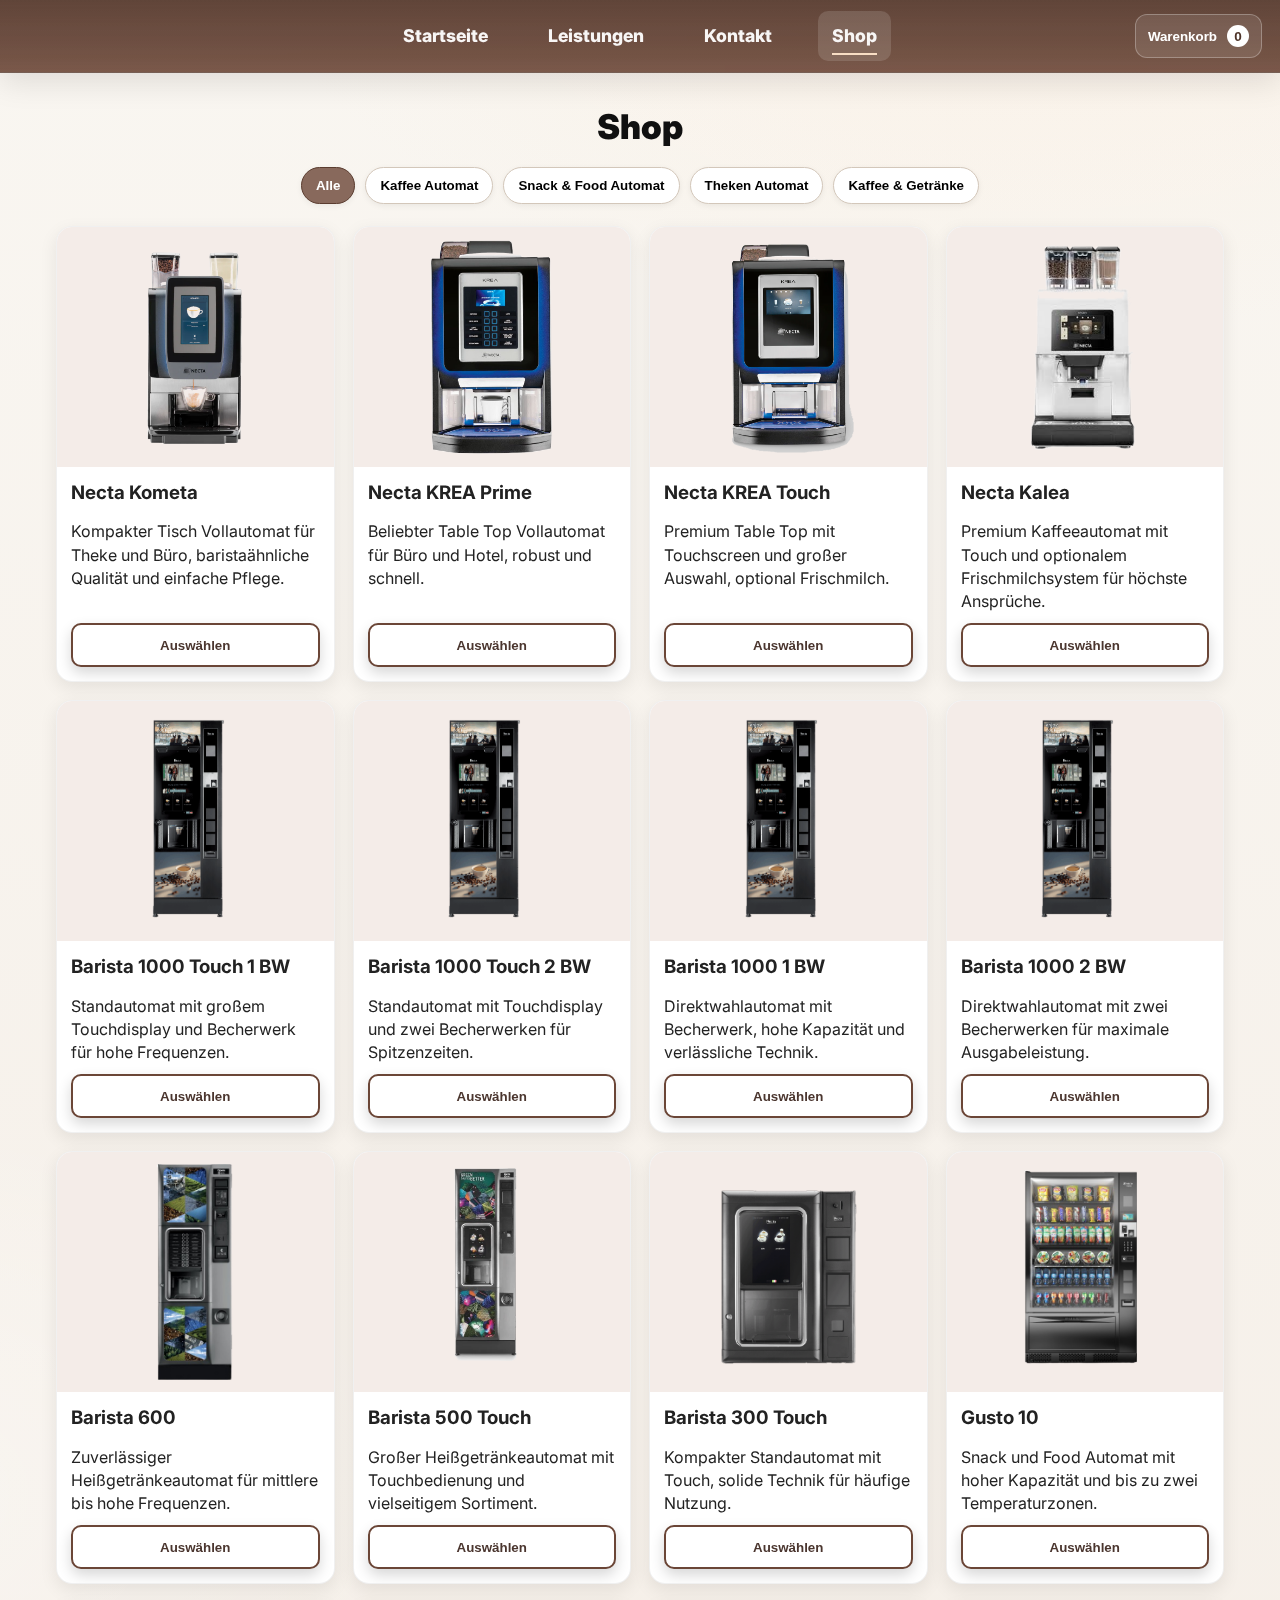
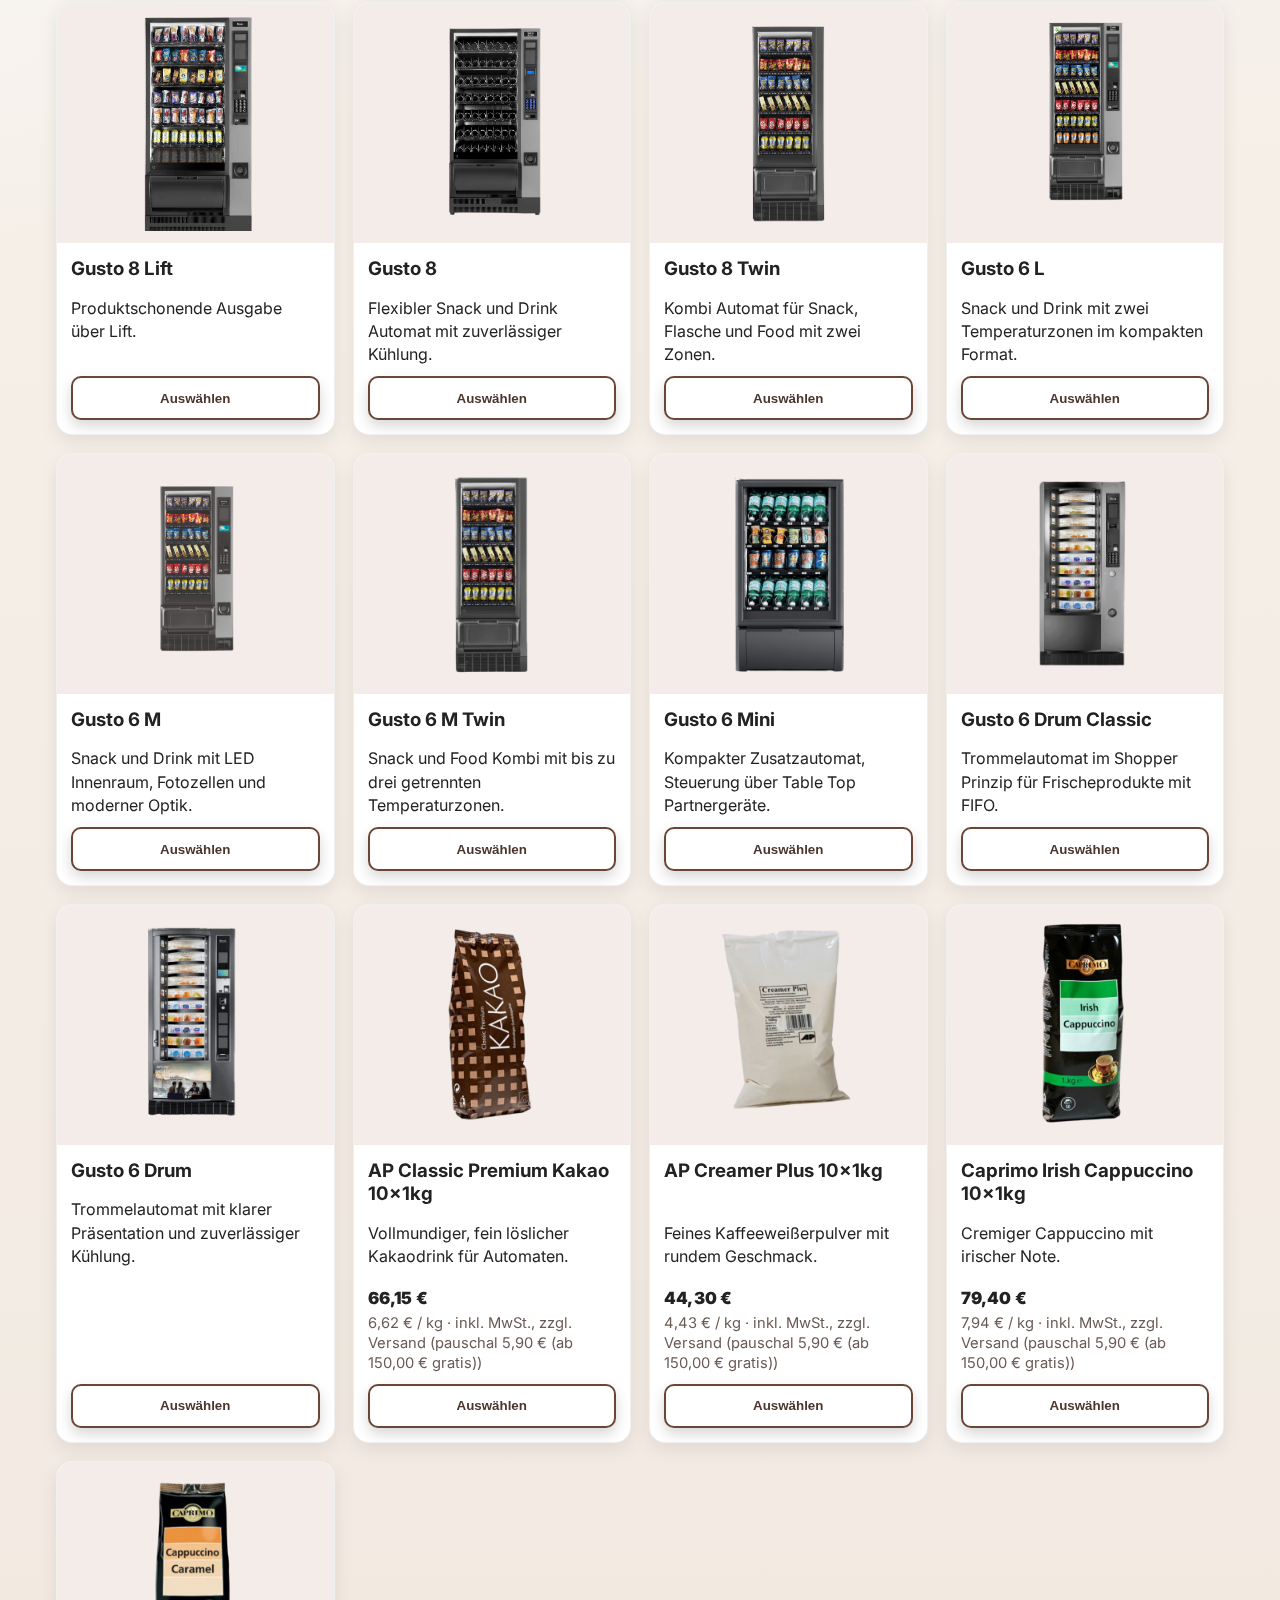
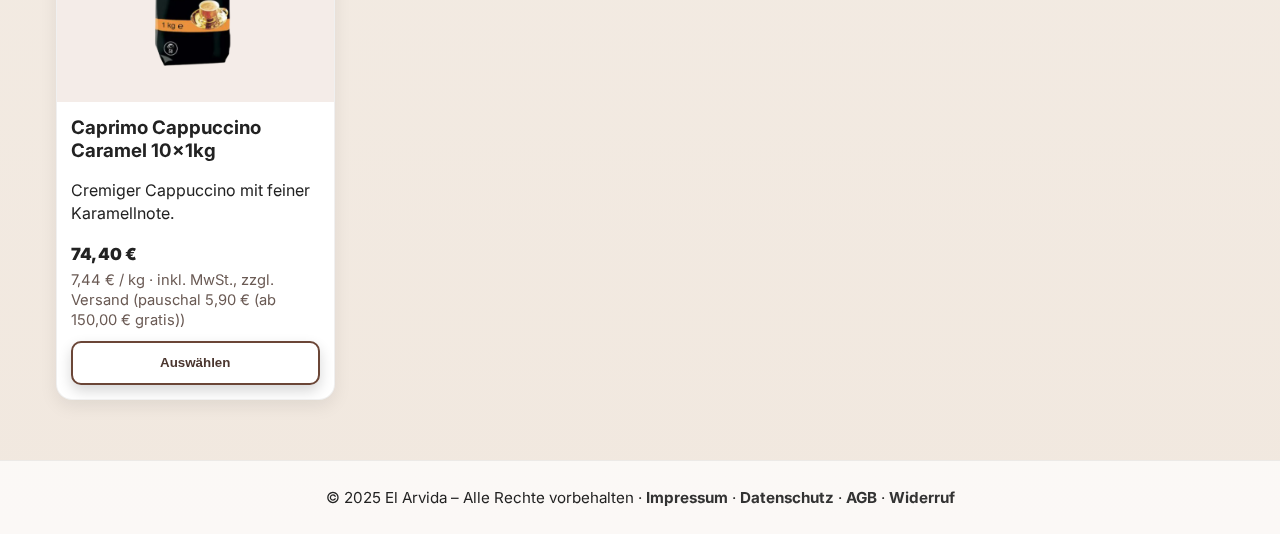
<file: shop.html>
<!doctype html>
<html lang="de">
<head>
  <meta charset="utf-8" />
  <meta name="viewport" content="width=device-width, initial-scale=1" />
  <title>El Arvida – Shop</title>

  <link rel="preconnect" href="https://fonts.googleapis.com">
  <link rel="preconnect" href="https://fonts.gstatic.com" crossorigin>
  <link href="https://fonts.googleapis.com/css2?family=Inter:wght@400;600;800;900&display=swap" rel="stylesheet">

  <style>
    :root{
      --brown:#6b4637; --brown-deep:#533528; --accent:#ffe6cc;
      --header-h:72px; --text:#222; --text-strong:#101010;
      --maxw:1200px; --radius:16px; --shadow:0 6px 18px rgba(0,0,0,.08);
      --border:1px solid rgba(0,0,0,.06); --card:#fff;
    }
    *{box-sizing:border-box}
    html{scroll-behavior:smooth; scroll-padding-top:var(--header-h)}
    body{
      margin:0; font-family:Inter,system-ui,Segoe UI,Roboto,Helvetica,Arial,sans-serif; line-height:1.65; color:var(--text);
      background:
        radial-gradient(1400px 900px at 80% -200px, rgba(255,230,204,.35), transparent 60%),
        radial-gradient(1000px 700px at -10% 40%, rgba(255,255,255,.35), transparent 55%),
        linear-gradient(180deg, #f9f6f1 0%, #f1e8df 100%);
      min-height:100vh; display:flex; flex-direction:column;
    }
    a{color:inherit; text-decoration:none}

    .site-header{
      position:sticky; top:0; z-index:1000;
      background:
        linear-gradient(180deg, rgba(255,255,255,.08), rgba(255,255,255,.02)),
        linear-gradient(0deg, color-mix(in oklab, var(--brown) 92%, transparent), var(--brown-deep));
      backdrop-filter:saturate(140%) blur(8px);
      border-bottom:1px solid rgba(255,255,255,.14);
      box-shadow:0 10px 30px rgba(0,0,0,.1); color:#fff;
    }
    .header-bar{display:flex; align-items:center; justify-content:center; min-height:var(--header-h); position:relative;}
    .primary-nav{display:flex; gap:32px; align-items:center; justify-content:center;}
    .primary-nav a{color:#fff; font-weight:800; font-size:1.1rem; padding:10px 14px; border-radius:10px; position:relative; opacity:.95;}
    .primary-nav a:hover{background:rgba(255,255,255,.10); opacity:1;}
    .primary-nav a.is-active{background:rgba(255,255,255,.14);}
    .primary-nav a::after{content:""; position:absolute; left:14px; right:14px; bottom:6px; height:2px; background:var(--accent); transform:scaleX(0); transform-origin:left; transition:transform .22s ease;}
    .primary-nav a:hover::after, .primary-nav a.is-active::after{transform:scaleX(1);}
    .nav-toggle{display:none; position:absolute; right:66px; top:50%; transform:translateY(-50%); width:42px; height:42px; border:0; background:transparent; cursor:pointer;}
    .nav-toggle span{display:block; width:24px; height:2px; margin:6px auto; background:#fff; border-radius:2px; transition:transform .2s ease, opacity .2s ease;}
    .mobile-nav{display:none;}
    .cart-btn{position:absolute; right:18px; top:50%; transform:translateY(-50%); display:inline-flex; align-items:center; gap:10px; color:#fff; font-weight:900; background:rgba(255,255,255,.1); border:1px solid rgba(255,255,255,.28); border-radius:12px; padding:10px 12px; cursor:pointer;}
    .cart-badge{min-width:22px; height:22px; display:inline-flex; align-items:center; justify-content:center; background:#fff; color:#4d3328; border-radius:999px; font-size:.85rem; padding:0 6px; font-weight:900;}
    @media (max-width:768px){
      .primary-nav{display:none;} .nav-toggle{display:block;}
      .mobile-nav{display:grid; grid-template-columns:1fr; gap:10px; padding:12px 18px 16px; background:color-mix(in oklab, var(--brown) 96%, black 0%); border-bottom:1px solid rgba(255,255,255,.14);}
      .mobile-nav a{display:block; text-align:center; color:#fff; font-weight:800; padding:10px 12px; border-radius:10px; background:rgba(255,255,255,.08);}
      .mobile-nav a:hover{background:rgba(255,255,255,.18);}
      .site-header:not(.open) .mobile-nav{display:none;}
      .site-header.open .nav-toggle span:nth-child(1){transform:translateY(8px) rotate(45deg);}
      .site-header.open .nav-toggle span:nth-child(2){opacity:0;}
      .site-header.open .nav-toggle span:nth-child(3){transform:translateY(-8px) rotate(-45deg);}
      .header-bar{justify-content:flex-start; padding:0 12px; min-height:56px;}
      .nav-toggle{position:static; transform:none; margin:0; width:40px; height:40px;}
      .cart-btn{position:static; transform:none; margin-left:auto;}
    }

    .wrap{max-width:var(--maxw); margin:0 auto; padding:26px 16px 60px; flex:1;}
    .shop-head{text-align:center; margin-bottom:18px;}
    h1{margin:0 0 12px; font-size:clamp(26px,3vw,34px); font-weight:900; color:var(--text-strong);}
    .filters{display:flex; gap:10px; align-items:center; flex-wrap:wrap; justify-content:center; margin-bottom:22px;}
    .chip{border:1px solid #d3c7ba; background:#fff; border-radius:999px; padding:10px 14px; font-weight:900; cursor:pointer; box-shadow:0 2px 6px rgba(0,0,0,.06);}
    .chip.active{background:color-mix(in oklab, var(--brown) 80%, white 0%); border-color:#5a3c2f; color:#fff}

    .grid{display:grid; grid-template-columns:repeat(4,1fr); gap:18px; align-items:stretch;}
    .card{background:var(--card); border:var(--border); border-radius:var(--radius); box-shadow:var(--shadow); overflow:hidden; display:flex; flex-direction:column; height:100%;}
    .thumb{height:240px; padding:12px; background:#f4ece8; display:flex; align-items:center; justify-content:center; cursor:pointer;}
    .thumb img{max-height:100%; max-width:100%;}
    .body{padding:14px; display:flex; flex-direction:column; gap:10px; flex:1; min-height:0;}
    .title{margin:0 0 6px; cursor:pointer; line-height:1.25}
    .desc{margin:0; line-height:1.45}
    .card.has-price .title{
      display:-webkit-box; -webkit-line-clamp:2; -webkit-box-orient:vertical; overflow:hidden;
      min-height:calc(1em * 2 * 1.25);
    }
    .card.has-price .desc{
      display:-webkit-box; -webkit-line-clamp:2; -webkit-box-orient:vertical; overflow:hidden;
      min-height:calc(1em * 2 * 1.45);
    }

    .price{margin:.4rem 0 0; display:flex; flex-direction:column; gap:2px;}
    .price .total{ font-size:1.05rem; font-weight:900; letter-spacing:.2px; }
    .price .sub{ font-size:.92rem; line-height:1.35; color:#6a5a54; }
    .price .sub a{ color:inherit; text-decoration:underline; text-underline-offset:2px; }

    .btn{display:inline-flex; align-items:center; justify-content:center; gap:10px; padding:12px 18px; border-radius:10px; border:2px solid var(--brown); background:var(--brown); color:#fff; font-weight:900; cursor:pointer; box-shadow:0 6px 14px rgba(0,0,0,.16);}
    .btn.secondary{background:#fff; color:#4b362f}
    .btn:hover{filter:brightness(1.07); transform:translateY(-1px);}
    .select-btn{height:44px; padding:0 18px; width:100%; align-self:stretch; display:inline-flex; align-items:center; justify-content:center; margin-top:auto;}
    .select-btn[aria-pressed="true"]{ background:#fff; color:#4b362f; }

    .drawer{position:fixed; right:0; top:0; height:100%; width:min(360px,92%); background:#fff; border-left:var(--border); box-shadow:-10px 0 30px rgba(0,0,0,.18); display:none; z-index:1003; padding:16px; overflow:auto;}
    .drawer header{display:flex; align-items:center; justify-content:space-between; gap:12px; margin-bottom:10px}
    .drawer h2{margin:0; font-size:22px; font-weight:900}
    .line{height:1px; background:#eee; margin:10px 0}
    .cart-list{display:grid; gap:10px}
    .cart-item{
      display:grid; grid-template-columns:56px 1fr auto; align-items:center; gap:12px;
      border:1px solid #eee; border-radius:12px; padding:12px; overflow:visible;
    }
    .cart-item img{width:56px; height:auto; border-radius:8px; background:#f6f2ef; border:1px solid #eee}
    .info{min-width:0;}
    .info .t{font-weight:800; margin-bottom:2px}
    .info .d{color:#6a5a54; font-size:.92rem; line-height:1.35; display:-webkit-box; -webkit-line-clamp:2; -webkit-box-orient:vertical; overflow:hidden;}
    .actions{justify-self:end; display:flex; align-items:center; gap:8px; max-width:100%;}
    .qtywrap{display:flex; align-items:center; gap:8px; flex-wrap:nowrap;}
    .qtybtn{width:32px; height:32px; display:inline-flex; align-items:center; justify-content:center; border:1px solid #cdb9ad; background:#fff; border-radius:8px; font-size:16px; font-weight:900; line-height:1; cursor:pointer; flex:0 0 auto;}
    .qtybtn:hover{background:#f4eee9;}
    .qtybtn:focus-visible{outline:2px solid #6b4637; outline-offset:2px;}
    .qtyval{min-width:24px; text-align:center; font-variant-numeric:tabular-nums; font-weight:800;}
    .delbtn{display:inline-flex; align-items:center; justify-content:center; width:32px; height:32px; border:1px solid #e5d6cf; background:#fff; border-radius:8px; cursor:pointer; font-size:16px; line-height:1; flex:0 0 auto;}
    .delbtn:hover{background:#f8f3f0}
    .drawer .bottom{position:sticky; bottom:0; background:#fff; padding-top:10px}
    .empty{color:#666; font-size:.95rem}
    .pay-actions .btn{ width:100%; }

    footer{text-align:center; padding:24px; background:rgba(255,255,255,.7); font-size:.95rem; border-top:var(--border);}
    footer a{color:#333; text-decoration:none; font-weight:700;}
    footer a:hover{text-decoration:underline;}

    @media (max-width:1100px){ .grid{grid-template-columns:repeat(3,1fr)} }
    @media (max-width:900px){ .grid{grid-template-columns:repeat(2,1fr)} }
    @media (max-width:520px){ .grid{grid-template-columns:1fr} }

    @media (max-width:480px){
      .cart-item{
        grid-template-columns:56px minmax(0,1fr);
        grid-template-areas:
          "img info"
          "img actions";
      }
      .cart-item img{ grid-area: img; }
      .cart-item .info{ grid-area: info; }
      .cart-item .actions{ grid-area: actions; justify-self: end; }
    }

    body.modal-open{overflow:hidden}
    .modal-backdrop{position:fixed; inset:0; background:rgba(0,0,0,.35); opacity:0; pointer-events:none; transition:opacity .2s ease; z-index:1100;}
    .modal{position:fixed; inset:0; display:grid; place-items:center; pointer-events:none; z-index:1101;}
    .modal-inner{width:min(860px,92vw); background:#fff; border-radius:18px; box-shadow:0 20px 60px rgba(0,0,0,.28); border:1px solid rgba(0,0,0,.06); overflow:hidden; transform:translateY(10px); opacity:0; transition:opacity .2s ease, transform .2s ease;}
    .modal header{display:flex; align-items:center; justify-content:space-between; gap:12px; padding:16px 18px; border-bottom:1px solid #eee;}
    .modal header h3{margin:0; font-size:20px; font-weight:900}
    .modal .content{display:grid; grid-template-columns:360px 1fr; gap:18px; padding:16px;}
    .modal .content .pic{background:#f4ece8; border:1px solid #eee; border-radius:12px; display:flex; align-items:center; justify-content:center; padding:12px;}
    .modal .content img{max-width:100%; height:auto}
    .modal .meta p{margin:.3rem 0 1rem}
    .features{margin:0; padding-left:18px}
    .features li{margin:.3rem 0}
    .modal .actions-row{display:flex; gap:10px; align-items:center; margin-top:14px}
    .modal .muted{color:#6a5a54}
    .modal.show .modal-inner{opacity:1; transform:none; pointer-events:auto}
    .modal.show ~ .modal-backdrop{opacity:1; pointer-events:auto}
    @media (max-width:740px){ .modal .content{grid-template-columns:1fr} }
  </style>
</head>
<body>

  <header class="site-header" id="site-header">
    <div class="header-bar">
      <nav class="primary-nav" aria-label="Hauptnavigation">
        <a href="index.html#start">Startseite</a>
        <a href="index.html#leistungen">Leistungen</a>
        <a href="index.html#kontakt">Kontakt</a>
        <a href="shop.html" class="is-active">Shop</a>
      </nav>
      <button class="nav-toggle" id="nav-toggle" aria-expanded="false" aria-controls="mobile-nav" aria-label="Menü öffnen">
        <span></span><span></span><span></span>
      </button>
      <button class="cart-btn" id="openCart" aria-haspopup="dialog" aria-expanded="false">
        Warenkorb <span class="cart-badge" id="cartCount">0</span>
      </button>
    </div>
    <div class="mobile-nav" id="mobile-nav">
      <a href="index.html#start">Startseite</a>
      <a href="index.html#leistungen">Leistungen</a>
      <a href="index.html#kontakt">Kontakt</a>
      <a href="shop.html">Shop</a>
    </div>
  </header>

  <main class="wrap" id="shop">
    <div class="shop-head">
      <h1>Shop</h1>
      <div class="filters" id="filters"></div>
    </div>
    <div class="grid" id="grid" aria-live="polite"></div>
  </main>

  <footer>
    © 2025 El Arvida – Alle Rechte vorbehalten ·
    <a href="impressum.html">Impressum</a> ·
    <a href="datenschutz.html">Datenschutz</a> ·
    <a href="agb.html">AGB</a> ·
    <a href="widerruf.html">Widerruf</a> 
    
  </footer>

  <aside class="drawer" id="cartDrawer" role="dialog" aria-modal="true" aria-labelledby="cartTitle">
    <header>
      <h2 id="cartTitle">Warenkorb</h2>
      <button class="delbtn" id="closeCart" aria-label="Schließen">×</button>
    </header>
    <div class="cart-list" id="cartList"></div>
    <div class="line"></div>
    <div class="bottom">
      <div class="row" style="display:flex;justify-content:space-between;align-items:center;margin-bottom:6px;font-weight:800">
        <span>Zwischensumme</span>
        <span id="cartSubtotal">0,00 €</span>
      </div>
      <div class="row" style="display:flex;justify-content:space-between;align-items:center;margin-bottom:10px;">
        <span>Versand</span>
        <span id="cartShipping">0,00 €</span>
      </div>
      <div class="row" style="display:flex;justify-content:space-between;align-items:center;margin-bottom:10px;font-weight:900">
        <span>Gesamt</span>
        <span id="cartTotal">0,00 €</span>
      </div>
      <div class="pay-actions" style="display:grid; gap:10px">
        <button class="btn" id="prepayBtn">Vorkasse bestellen</button>
        <button class="btn" id="askOffer">Angebot anfragen</button>
        <div id="paypalArea" style="margin-top:10px"></div>
        <div id="cardArea" style="margin-top:6px"></div>
        <p class="hint" id="paypalHint" style="margin-top:6px;color:#6a5a54;"></p>
      </div>
    </div>
  </aside>

  <div class="modal" id="productModal" role="dialog" aria-modal="true" aria-labelledby="modalTitle" aria-hidden="true">
    <div class="modal-inner" role="document">
      <header>
        <h3 id="modalTitle">Produkt</h3>
        <button class="close" id="modalClose" aria-label="Schließen">×</button>
      </header>
      <div class="content">
        <div class="pic"><img id="modalImg" alt=""></div>
        <div class="meta">
          <p class="muted" id="modalCategory"></p>
          <p id="modalDesc"></p>
          <ul class="features" id="modalFeatures"></ul>
          <div class="actions-row">
            <button class="btn" id="modalAdd">In den Warenkorb</button>
            <button class="btn secondary" id="modalClose2">Schließen</button>
          </div>
        </div>
      </div>
    </div>
  </div>
  <div class="modal-backdrop" id="modalBackdrop"></div>

  <div class="modal" id="prepayConfirmModal" role="dialog" aria-modal="true" aria-labelledby="prepayConfirmTitle" aria-hidden="true">
    <div class="modal-inner" role="document">
      <header>
        <h3 id="prepayConfirmTitle">Bestellung prüfen und bestätigen</h3>
        <button class="close" id="prepayConfirmClose" aria-label="Schließen">×</button>
      </header>
      <div class="content" style="display:block; padding:16px">
        <div id="prepayConfirmSummary" style="white-space:pre-wrap; margin-bottom:12px"></div>

        <div class="form-row" style="display:grid; gap:8px; margin:12px 0">
          <label for="confirmEmail" style="font-weight:800">E-Mail für Bestätigung</label>
          <input id="confirmEmail" type="email" inputmode="email" autocomplete="email" required
                 placeholder="name@beispiel.de"
                 style="width:100%; padding:12px; border:1px solid #d9ccc3; border-radius:10px; font:inherit">
          <small id="confirmEmailErr" style="color:#b00020; display:none">Bitte eine gültige E-Mailadresse eingeben.</small>
        </div>

        <div class="form-grid" style="display:grid; grid-template-columns:1fr 1fr; gap:12px; margin:12px 0">
          <div class="form-row" style="display:grid; gap:8px;">
            <label for="confirmName" style="font-weight:800">Vollständiger Name</label>
            <input id="confirmName" type="text" autocomplete="name" required
                   placeholder="Vor und Nachname"
                   style="width:100%; padding:12px; border:1px solid #d9ccc3; border-radius:10px; font:inherit">
            <small id="confirmNameErr" style="color:#b00020; display:none">Bitte Namen angeben.</small>
          </div>
          <div class="form-row" style="display:grid; gap:8px;">
            <label for="confirmPhone" style="font-weight:800">Telefon</label>
            <input id="confirmPhone" type="tel" inputmode="tel" autocomplete="tel" required
                   placeholder="+49 ..."
                   style="width:100%; padding:12px; border:1px solid #d9ccc3; border-radius:10px; font:inherit">
            <small id="confirmPhoneErr" style="color:#b00020; display:none">Bitte eine gültige Telefonnummer angeben.</small>
          </div>
        </div>

        <div class="form-grid" style="display:grid; grid-template-columns:2fr 1fr 1.3fr; gap:12px; margin:12px 0">
          <div class="form-row" style="display:grid; gap:8px;">
            <label for="addrStreet" style="font-weight:800">Straße und Hausnummer</label>
            <input id="addrStreet" type="text" autocomplete="address-line1" required
                   placeholder="Musterstraße 12"
                   style="width:100%; padding:12px; border:1px solid #d9ccc3; border-radius:10px; font:inherit">
            <small id="addrStreetErr" style="color:#b00020; display:none">Bitte Straße und Hausnummer angeben.</small>
          </div>
          <div class="form-row" style="display:grid; gap:8px;">
            <label for="addrZip" style="font-weight:800">PLZ</label>
            <input id="addrZip" type="text" inputmode="numeric" autocomplete="postal-code" required
                   placeholder="12345"
                   style="width:100%; padding:12px; border:1px solid #d9ccc3; border-radius:10px; font:inherit">
            <small id="addrZipErr" style="color:#b00020; display:none">Bitte eine gültige PLZ angeben.</small>
          </div>
          <div class="form-row" style="display:grid; gap:8px;">
            <label for="addrCity" style="font-weight:800">Ort</label>
            <input id="addrCity" type="text" autocomplete="address-level2" required
                   placeholder="Musterstadt"
                   style="width:100%; padding:12px; border:1px solid #d9ccc3; border-radius:10px; font:inherit">
            <small id="addrCityErr" style="color:#b00020; display:none">Bitte Ort angeben.</small>
          </div>
        </div>

        <div class="form-row" style="display:grid; gap:8px; margin:12px 0">
          <label for="confirmMessage" style="font-weight:800">Nachricht optional</label>
          <textarea id="confirmMessage" rows="3"
                    placeholder="Hinweise zur Lieferung oder abweichende Rechnungsadresse"
                    style="width:100%; padding:12px; border:1px solid #d9ccc3; border-radius:10px; font:inherit; resize:vertical"></textarea>
        </div>

        <label style="display:flex; gap:10px; align-items:flex-start; margin:10px 0 14px">
          <input type="checkbox" id="confirmCheckbox" style="margin-top:4px">
          <span>Ich bestätige die kostenpflichtige Bestellung per Vorkasse. Ich erhalte im nächsten Schritt die Bankdaten sowie eine Bestätigung per E-Mail.</span>
        </label>
        <div class="actions-row">
          <button class="btn" id="prepayConfirmBtn" disabled>Bestellung bestätigen</button>
          <button class="btn secondary" id="prepayConfirmCancel">Abbrechen</button>
        </div>
      </div>
    </div>
  </div>
  <div class="modal-backdrop" id="prepayConfirmBackdrop"></div>

  <div class="modal" id="prepayModal" role="dialog" aria-modal="true" aria-labelledby="prepayTitle" aria-hidden="true">
    <div class="modal-inner" role="document">
      <header>
        <h3 id="prepayTitle">Vorkasse und Banküberweisung</h3>
        <button class="close" id="prepayClose" aria-label="Schließen">×</button>
      </header>
      <div class="content" style="display:block; padding:16px">
        <div id="prepaySummary" class="muted" style="white-space:pre-wrap; margin-bottom:12px"></div>
        <div class="bank" style="border:1px solid #eee; border-radius:12px; padding:12px; background:#faf7f4; margin-bottom:12px">
          <div><strong>Kontoinhaber:</strong> <span id="bkName"></span></div>
          <div><strong>IBAN:</strong> <span id="bkIban" style="font-variant-numeric:tabular-nums"></span></div>
          <div><strong>BIC:</strong> <span id="bkBic"></span></div>
          <div><strong>Bank:</strong> <span id="bkBank"></span></div>
          <div><strong>Verwendungszweck:</strong> <span id="bkPurpose"></span></div>
        </div>
        <div class="actions-row">
          <button class="btn secondary" id="prepayCopy">Daten kopieren</button>
          <button class="btn" id="prepayGoto">Kontaktformular öffnen</button>
        </div>
        <p id="mailStatus" class="muted" style="margin-top:10px;"></p>
      </div>
    </div>
  </div>
  <div class="modal-backdrop" id="prepayBackdrop"></div>

  <script>
    (function(){
      const header = document.getElementById('site-header');
      const btn = document.getElementById('nav-toggle');
      const mob = document.getElementById('mobile-nav');
      if(btn){
        btn.addEventListener('click', ()=>{
          const open = header.classList.toggle('open');
          btn.setAttribute('aria-expanded', open ? 'true' : 'false');
        });
        mob.querySelectorAll('a').forEach(a=>a.addEventListener('click', ()=> header.classList.remove('open')));
      }
    })();

    const PRODUCTS = [
      { id:'kometa', cartId:'kometa', displayName:'Necta Kometa', title:'Necta Kometa', desc:'Kompakter Tisch Vollautomat für Theke und Büro, baristaähnliche Qualität und einfache Pflege.', details:'Kompakter Vollautomat für kleine bis mittlere Teams – leise, servicefreundlich, konstante Qualität.', features:['80–100 Tassen/Tag empfohlen','Z4000 HoReCa Brüher (14 g); Bohnenbehälter 0,6–1,1 kg','Wasseroptionen & Zubehör: 20-L-Tank (auch mit FlowJet), 5-L-Externtank, MDB-Kit, Abwasser-Festanschluss, Satzauswurf'], img:'assets/kometa.png', cat:'Theken Automat' },
{ id:'krea-prime', cartId:'krea-prime', displayName:'Necta KREA Prime ES + 3 IN', title:'Necta KREA Prime', desc:'Beliebter Table Top Vollautomat für Büro und Hotel, robust und schnell.', details:'Table-Top-Vollautomat für Büro & Empfang – robuste HoReCa-Technik, schnelle Ausgabe, einfache Reinigung.', features:['ca. 150 Tassen/Tag empfohlen','Z4000 HoReCa Brüher (14 g); Bohnenbehälter ~1,2 kg','Payment vorbereitet (MDB/EXE), seitliches Bezahlmodul optional','Wasseroptionen: 20-L-Tank-Kit, Abwasser-Festanschluss'], img:'assets/krea_prime.png', cat:'Theken Automat' },
{ id:'krea-touch', cartId:'krea-touch', displayName:'Necta KREA Touch', title:'Necta KREA Touch', desc:'Premium Table Top mit Touchscreen und großer Auswahl, optional Frischmilch.', details:'Touch-Bedienung und HoReCa-Brüher – ideal für Büros und Lounges.', features:['ca. 150 Tassen/Tag empfohlen','10″ Touchdisplay, Z4000 HoReCa Brüher (14 g)','Payment vorbereitet (MDB/EXE), Frischmilch-Option'], img:'assets/krea_touch.png', cat:'Theken Automat' },
{ id:'kalea-2', cartId:'kalea-2', displayName:'Necta Kalea 2 ES + IN', title:'Necta Kalea', desc:'Premium Kaffeeautomat mit Touch und optionalem Frischmilchsystem für höchste Ansprüche.', details:'Barista-Qualität auf Knopfdruck – für repräsentative Zonen und höhere Frequenzen.', features:['ca. 150–200 Tassen/Tag (Modell/Setup)','10″ Touch, Z4000 HoReCa Brüher (14 g), optional Frischmilch','Payment vorbereitet (MDB/EXE), Zubehör: Kühlschrank/Unterschrank'], img:'assets/kalea.png', cat:'Theken Automat' },

{ id:'barista-1000-touch-1bw', cartId:'barista-1000-touch-1bw', displayName:'Barista 1000 Touch 1 BW', title:'Barista 1000 Touch 1 BW', desc:'Standautomat mit großem Touchdisplay und Becherwerk für hohe Frequenzen.', details:'Leistungsstarker Vollautomat mit Touchscreen für stark frequentierte Standorte.', features:['Espresso 1 Becherwerk','Bis zu 650 Becher','Touchscreen 24" Full HD','Unbegrenzte Auswahlen','Bis zu 9 Behälter','Bis zu 5 Mischschalen','950 Stäbchen','Kaffeeeinheit Z4000','2 Boiler','Protokoll Executive MDB','Höhe 1830 mm','Breite 650 mm','Tiefe 760 mm','Tiefe mit geöffneter Tür 1320 mm','Netto Gewicht 170 kg','Spannung 230 V / 220 V / 120 V','Stromverbrauch 2500 W','Frequenz 50 Hz / 60 Hz'], img:'assets/barista_1000.png', cat:'Kaffee Automat' },
{ id:'barista-1000-touch-2bw', cartId:'barista-1000-touch-2bw', displayName:'Barista 1000 Touch 2 BW', title:'Barista 1000 Touch 2 BW', desc:'Standautomat mit Touchdisplay und zwei Becherwerken für Spitzenzeiten.', details:'Robuster Standautomat mit hohem Durchsatz.', features:['Doppel Espresso 2 Becherwerke','Bis zu 1000 Becher','Touchscreen 24" Full HD','Unbegrenzte Auswahlen','Bis zu 9 Behälter','Bis zu 5 Mischschalen','950 Stäbchen','Kaffeeeinheit Z4000','2 Boiler','Protokoll Executive MDB','Höhe 1830 mm','Breite 650 mm','Tiefe 760 mm','Tiefe mit geöffneter Tür 1320 mm','Netto Gewicht 170 kg','Spannung 230 V','Stromverbrauch 2500 W','Frequenz 50 Hz'], img:'assets/barista_1000.png', cat:'Kaffee Automat' },
{ id:'barista-1000-1bw', cartId:'barista-1000-1bw', displayName:'Barista 1000 1 BW', title:'Barista 1000 1 BW', desc:'Direktwahlautomat mit Becherwerk, hohe Kapazität und verlässliche Technik.', details:'Robuster Standautomat mit hohem Durchsatz.', features:['Espresso 1 Becherwerk','Bis zu 650 Becher','Bedienerschnittstelle Tastatur','22 Auswahlen','Bis zu 9 Behälter','Bis zu 5 Mischschalen','950 Stäbchen','Kaffeeeinheit Z4000','2 Boiler','Protokoll Executive MDB','Höhe 1830 mm','Breite 650 mm','Tiefe 760 mm','Tiefe mit geöffneter Tür 1320 mm','Netto Gewicht 170 kg','Spannung 230 V','Stromverbrauch 2500 W','Frequenz 50 Hz'], img:'assets/barista_1000.png', cat:'Kaffee Automat' },
{ id:'barista-1000-2bw', cartId:'barista-1000-2bw', displayName:'Barista 1000 2 BW', title:'Barista 1000 2 BW', desc:'Direktwahlautomat mit zwei Becherwerken für maximale Ausgabeleistung.', details:'Robuster Standautomat mit hohem Durchsatz.', features:['Espresso 2 Becherwerke','Bis zu 1000 Becher','Bedienerschnittstelle Tastatur','22 Auswahlen','Bis zu 9 Behälter','Bis zu 5 Mischschalen','950 Stäbchen','Kaffeeeinheit Z4000','2 Boiler','Protokoll Executive MDB','Höhe 1830 mm','Breite 650 mm','Tiefe 760 mm','Tiefe mit geöffneter Tür 1320 mm','Netto Gewicht 170 kg','Spannung 230 V','Stromverbrauch 2500 W','Frequenz 50 Hz'], img:'assets/barista_1000.png', cat:'Kaffee Automat' },
{ id:'barista-600', cartId:'barista-600', displayName:'Barista 600', title:'Barista 600', desc:'Zuverlässiger Heißgetränkeautomat für mittlere bis hohe Frequenzen.', details:'Bewährte Technik mit sehr guter Ausgabeleistung.', features:['Espresso','Bis zu 600 Becher','Bedienerschnittstelle Tastatur','20 Auswahlen','Bis zu 8 Behälter','Bis zu 4 Mischschalen','550 Stäbchen','Kaffeeeinheit Z4000','1 Boiler','Protokoll Executive MDB','Höhe 1830 mm','Breite 600 mm','Tiefe 740 mm','Tiefe mit geöffneter Tür 1250 mm','Netto Gewicht 135 kg','Spannung 230 V / 120 V','Stromverbrauch 1850 W','Frequenz 50 Hz'], img:'assets/barista_600.png', cat:'Kaffee Automat' },
{ id:'barista-500-touch', cartId:'barista-500-touch', displayName:'Barista 500 Touch', title:'Barista 500 Touch', desc:'Großer Heißgetränkeautomat mit Touchbedienung und vielseitigem Sortiment.', details:'Starkes Preis-Leistungs-Verhältnis mit Touchbedienung.', features:['Espresso','Bis zu 500 Becher','Touch Screen, 13.3", Full HD','Unbegrenzte Auswahlen','Bis zu 7 Behälter','Bis zu 4 Mischschalen','450 Stäbchen','Kaffeeeinheit Z4000','1 Boiler','Protokoll Executive MDB','Höhe 1700 mm','Breite 600 mm','Tiefe 740 mm','Tiefe mit geöffneter Tür 1250 mm','Netto Gewicht 125 kg','Spannung 230 V','Stromverbrauch 1850 W','Frequenz 50 Hz'], img:'assets/barista_touch_500.png', cat:'Kaffee Automat' },
{ id:'barista-300-touch', cartId:'barista-300-touch', displayName:'Barista 300 Touch', title:'Barista 300 Touch', desc:'Kompakter Standautomat mit Touch, solide Technik für häufige Nutzung.', details:'Kompakter Standautomat mit Touchbedienung.', features:['Espresso','Bis zu 300 Becher','Touch Screen, 13.3", Full HD','Unbegrenzte Auswahlen','Bis zu 7 Behälter','Bis zu 3 Mischschalen','230 Stäbchen','Kaffeeeinheit Z4000','1 Boiler','Protokoll Executive MDB','Höhe 760 mm','Breite 600 mm','Tiefe 660 mm','Tiefe mit geöffneter Tür 1160 mm','Netto Gewicht 70 kg','Spannung 230 V / 220 V / 120 V','Stromverbrauch 1950 W','Frequenz 50 Hz / 60 Hz'], img:'assets/barista_touch_300.png', cat:'Kaffee Automat' },

{ id:'gusto-10', cartId:'gusto-10', displayName:'Gusto 10', title:'Gusto 10', desc:'Snack und Food Automat mit hoher Kapazität und bis zu zwei Temperaturzonen.', details:'Vielseitiger Automat mit ETL-Preisschildern und Vandalismusschutz.', features:['Bedienerschnittstelle Tastatur','Bis zu 70 Auswahlen','Protokoll Executive MDB','Höhe 1830 mm','Breite 1052 mm','Tiefe 843 mm','Tiefe mit geöffneter Tür 1758 mm','Netto Gewicht 325 kg','Spannung 230 V / 240 V','Stromverbrauch 260 W','Frequenz 50 Hz / 60 Hz','Konfiguration 100% C&B / 100% Snack / 50% C&B + 50% Snack / Ambient Version','Anzahl der Schubladen bis zu 7','Eingebauter Fahrstuhl Nein','Ausgabesystem Spiralen','Temperatur C&B 5°–7° / Snack 8°–15°','Kapazität bis zu 400'], img:'assets/gusto_10-removebg-preview.png', cat:'Snack & Food Automat' },
{ id:'gusto-8-lift', cartId:'gusto-8-lift', displayName:'Gusto 8 Lift', title:'Gusto 8 Lift', desc:'Produktschonende Ausgabe über Lift.', details:'Ideal für empfindliche Waren – sichere, sanfte Auslieferung.', features:['Bedienerschnittstelle Tastatur','Bis zu 40 Auswahlen','Protokoll Executive MDB','Höhe 1830 mm','Breite 900 mm','Tiefe 793 mm','Tiefe mit geöffneter Tür 1495 mm','Netto Gewicht 280 kg','Spannung 230 V / 240 V','Stromverbrauch 220 W','Frequenz 50 Hz','Konfiguration 100% Food / 100% Snack / 100% C&B / 50% Food + 50% Snack / 50% Food + 50% C&B / 50% C&B + 50% Snack','Anzahl der Schubladen bis zu 7','Eingebauter Fahrstuhl Softvend','Ausgabesystem Spiralen','Temperatur Food 0°–4° / Snack 8°–15° / C&B 8°–15°','Kapazität bis zu 453'], img:'assets/gusto_8_lift-removebg-preview.png', cat:'Snack & Food Automat' },
{ id:'gusto-8', cartId:'gusto-8', displayName:'Gusto 8', title:'Gusto 8', desc:'Flexibler Snack und Drink Automat mit zuverlässiger Kühlung.', details:'Kapazitive Tastatur, Thermoglas, LED-Innenraum.', features:['Bedienerschnittstelle Nummernauswahl','Bis zu 44 Auswahlen','Protokoll Executive MDB','Höhe 1830 mm','Breite 900 mm','Tiefe 793 mm','Tiefe mit geöffneter Tür 1501 mm','Netto Gewicht 270 kg','Spannung 230 V / 240 V','Stromverbrauch 220 W','Frequenz 50 Hz','Konfiguration 100% C&B / 100% Snack / 50% C&B + 50% Snack / Ambient Version','Anzahl der Schubladen bis zu 7','Eingebauter Fahrstuhl Nein','Ausgabesystem Spiralen','Temperatur C&B 5°–7° / Snack 8°–15°','Kapazität bis zu 360'], img:'assets/gusto_8-removebg-preview.png', cat:'Snack & Food Automat' },
{ id:'gusto-8-twin', cartId:'gusto-8-twin', displayName:'Gusto 8 Twin', title:'Gusto 8 Twin', desc:'Kombi Automat für Snack, Flasche und Food mit zwei Zonen.', details:'Mehr Sortiment durch Twin-Bestückung.', features:['Version Food','Bis zu 44 Auswahlen','Protokoll Executive MDB','Höhe 1830 mm','Breite 772 mm','Tiefe 793 mm','Tiefe mit geöffneter Tür 1501 mm','Netto Gewicht 255 kg','Spannung 230 V / 240 V','Stromverbrauch 220 W','Frequenz 50 Hz','Konfiguration 100% Food / 100% Snack / 100% C&B / 50% Food + 50% Snack / 50% Food + 50% C&B / 50% C&B + 50% Snack','Anzahl der Schubladen bis zu 6','Eingebauter Fahrstuhl Nein','Ausgabesystem Spiralen','Temperatur Food 0°–4° / Snack 8°–15° / C&B 8°–15°','Kapazität bis zu 360'], img:'assets/version--gusto-8t-win.png', cat:'Snack & Food Automat' },
{ id:'gusto-6-L', cartId:'gusto-6-L', displayName:'Gusto 6 L', title:'Gusto 6 L', desc:'Snack und Drink mit zwei Temperaturzonen im kompakten Format.', details:'Kompakter Automat für mittelstarke Standorte.', features:['Bedienerschnittstelle Nummernauswahl','Bis zu 38 Auswahlen','Protokoll Executive MDB','Höhe 1830 mm','Breite 746 mm','Tiefe 874 mm','Tiefe mit geöffneter Tür 1358 mm','Netto Gewicht 225 kg','Spannung 230 V / 240 V','Stromverbrauch 220 W / 250 W','Frequenz 50 Hz','Konfiguration 100% Food / 100% Snack / 50% Food + 50% Snack / Ambient Version','Anzahl der Schubladen bis zu 7','Eingebauter Fahrstuhl Nein','Ausgabesystem Spiralen','Temperatur Food 0°–4° / Snack 8°–15°','Kapazität bis zu 326'], img:'assets/gusto_6_L-removebg-preview.png', cat:'Snack & Food Automat' },
{ id:'gusto-6-M', cartId:'gusto-6-M', displayName:'Gusto 6 M', title:'Gusto 6 M', desc:'Snack und Drink mit LED Innenraum, Fotozellen und moderner Optik.', details:'Kapazitive Tastatur, Thermoglas, optional Telemetrie.', features:['Bedienerschnittstelle Nummernauswahl','Bis zu 33 Auswahlen','Protokoll Executive MDB','Höhe 1700 mm','Breite 717 mm','Tiefe 874 mm','Tiefe mit geöffneter Tür 1358 mm','Netto Gewicht 200 kg','Spannung 230 V / 240 V','Stromverbrauch 240 W','Frequenz 50 Hz','Konfiguration 100% C&B / 100% Snack / 50% C&B + 50% Snack / Ambient Version','Anzahl der Schubladen bis zu 6','Eingebauter Fahrstuhl Nein','Ausgabesystem Spiralen','Temperatur C&B 5°–7° / Snack 8°–15°','Kapazität bis zu 264'], img:'assets/gusto_6_M-removebg-preview.png', cat:'Snack & Food Automat' },
{ id:'gusto-6-M-twin', cartId:'gusto-6-M-twin', displayName:'Gusto 6 M Twin', title:'Gusto 6 M Twin', desc:'Snack und Food Kombi mit bis zu drei getrennten Temperaturzonen.', details:'Für gemischte Waren inkl. Frischeprodukte.', features:['Version Food','Bis zu 30 Auswahlen','Protokoll Executive MDB','Höhe 1700 mm','Breite 624 mm','Tiefe 813 mm','Tiefe mit geöffneter Tür 1355 mm','Netto Gewicht 175 kg','Spannung 230 V / 240 V','Stromverbrauch 250 W','Frequenz 50 Hz','Konfiguration 100% Food / 100% Snack / 50% Food + 50% Snack / Ambient Version','Anzahl der Schubladen bis zu 6','Eingebauter Fahrstuhl Nein','Ausgabesystem Spiralen','Temperatur Food 0°–4° / Snack 8°–15°','Kapazität bis zu 264'], img:'assets/gusto_6_M_twin-removebg-preview.png', cat:'Snack & Food Automat' },
{ id:'gusto-6-M-mini', cartId:'gusto-6-M-mini', displayName:'Gusto 6 Mini', title:'Gusto 6 Mini', desc:'Kompakter Zusatzautomat, Steuerung über Table Top Partnergeräte.', details:'Kleine Stellfläche, ideal als Ergänzung.', features:['Bis zu 24 Auswahlen','Protokoll Executive MDB','Höhe 1080 mm','Breite 600 mm','Tiefe 935 mm','Tiefe mit geöffneter Tür 1474 mm','Netto Gewicht 130 kg','Spannung 230 V / 240 V','Stromverbrauch 150 W','Frequenz 50 Hz','Konfiguration 50% C&B + 50% Snack / 100% C&B / 100% Snack','Anzahl der Schubladen bis zu 4','Eingebauter Fahrstuhl Nein','Ausgabesystem Spiralen','Temperatur C&B 5°–7° / Snack 8°–15°','Kapazität bis zu 208'], img:'assets/gusto_6_mini-removebg-preview.png', cat:'Snack & Food Automat' },
{ id:'gusto-6-drum-classic', cartId:'gusto-6-drum-classic', displayName:'Gusto 6 Drum Classic', title:'Gusto 6 Drum Classic', desc:'Trommelautomat im Shopper Prinzip für Frischeprodukte mit FIFO.', details:'Für Menüs & Frischeprodukte – klare Warenpräsentation.', features:['Bedienerschnittstelle Tastatur','Protokoll Executive MDB','Höhe 1830 mm','Breite 850 mm','Tiefe 859 mm','Tiefe mit geöffneter Tür 1630 mm','Netto Gewicht 320 kg','Spannung 230 V / 240 V','Stromverbrauch 360 W','Frequenz 50 Hz','Konfiguration 100% Food / Ambient Version','Trommelanzahl 8 oder 10','Eingebauter Fahrstuhl Nein','Etagenhöhe 90–130 mm','Fächer pro Etage 6, 12, 18, 24, 36','Ausgabesystem Trommeln','Temperatur Food 0°–4°','Preisbereiche je Trommel 1','Kapazität bis zu 360'], img:'assets/gusto_drum_classic-removebg-preview.png', cat:'Snack & Food Automat' },
{ id:'gusto-6-drum', cartId:'gusto-6-drum', displayName:'Gusto 6 Drum', title:'Gusto 6 Drum', desc:'Trommelautomat mit klarer Präsentation und zuverlässiger Kühlung.', details:'Robust und zuverlässig für gekühlte Frischeprodukte.', features:['Bedienerschnittstelle Kundentaste','Protokoll Executive MDB','Höhe 1830 mm','Breite 850 mm','Tiefe 895 mm','Tiefe mit geöffneter Tür 1630 mm','Netto Gewicht 315 kg','Spannung 230 V / 240 V','Stromverbrauch 360 W','Frequenz 50 Hz','Konfiguration 100% Food / Ambient Version','Trommelanzahl bis zu 10','Eingebauter Fahrstuhl Nein','Etagenhöhe 50 / 90 / 130 mm','Fächer pro Etage 6, 12, 18, 24, 36','Ausgabesystem Trommeln','Temperatur Food 0°–4°','Preisbereiche je Trommel bis zu 360','Kapazität bis zu 360'], img:'assets/gusto_drum-removebg-preview.png', cat:'Snack & Food Automat' },

// Getränkeprodukte unten unverändert belassen
{ id:'kakao-apKlassicPremium-10kg', cartId:'kakao-apKlassicPremium-10kg', displayName:'AP Classic Premium Kakao 10×1kg.', title:'AP Classic Premium Kakao 10×1kg', desc:'Vollmundiger, fein löslicher Kakaodrink für Automaten.', details:'Lieferumfang: 10 × 1 kg Beutel. Geeignet für gängige Heißgetränkeautomaten.', features:['10 × 1 kg','Sehr gut löslich und klumpfrei','Für Automaten geeignet'], img:'assets/kakao_ap_klassic_premium_10kg.png', cat:'Kaffee & Getränke' },
{ id:'creamer-apPlus-10kg', cartId:'creamer-apPlus-10kg', displayName:'AP Creamer Plus 10×1kg.', title:'AP Creamer Plus 10×1kg', desc:'Feines Kaffeeweißerpulver mit rundem Geschmack.', details:'Lieferumfang: 10 × 1 kg Beutel.', features:['10 × 1 kg','Instantpulver, löslich','Für Automaten geeignet'], img:'assets/creamer-apPlus-10kg.png', cat:'Kaffee & Getränke' },
{ id:'caprimo-irish-10kg', cartId:'caprimo-irish-10kg', displayName:'Caprimo Irish Cappuccino 10x1kg.', title:'Caprimo Irish Cappuccino 10x1kg', desc:'Cremiger Cappuccino mit irischer Note.', details:'Lieferumfang: 10 × 1 kg Beutel.', features:['10 × 1 kg','Irish Cream Aroma ohne Alkohol','Für Automaten geeignet'], img:'assets/caprimo-irish-10kg.png', cat:'Kaffee & Getränke' },
{ id:'caprimo-caramel-10kg', cartId:'caprimo-caramel-10kg', displayName:'Caprimo Cappuccino Caramel 10x1kg.', title:'Caprimo Cappuccino Caramel 10x1kg', desc:'Cremiger Cappuccino mit feiner Karamellnote.', details:'Lieferumfang: 10 × 1 kg Beutel.', features:['10 × 1 kg','Feine Karamellnote, mild und rund','Für Automaten geeignet'], img:'assets/caprimo-caramel-10kg.png', cat:'Kaffee & Getränke' },

    ];

    const CATS = ['Alle','Kaffee Automat','Snack & Food Automat','Theken Automat','Kaffee & Getränke'];

    const APPSCRIPT_ENDPOINT = 'https://script.google.com/macros/s/AKfycbwIFKTfRWOgvXknHC2VDo-tmkoSPHPFXRWNr5QSwWMCLD1nVaPbW_HaQrUD2YhTknlHJA/exec';

    // ✔ Preislisten (zahlbare Produkte)
    window.PAYABLE_PRICES = Object.assign({}, window.PAYABLE_PRICES || {}, {
      'kakao-apKlassicPremium-10kg': 66.15,
      'creamer-apPlus-10kg': 44.30,
      'caprimo-irish-10kg': 79.40,
      'caprimo-caramel-10kg': 74.40,
    });
    window.PAYABLE_META = Object.assign({}, window.PAYABLE_META || {}, {
      'kakao-apKlassicPremium-10kg': { unit: 'kg', amount: 10 },
      'creamer-apPlus-10kg':        { unit: 'kg', amount: 10 },
      'caprimo-irish-10kg':         { unit: 'kg', amount: 10 },
      'caprimo-caramel-10kg':       { unit: 'kg', amount: 10 },
    });

    // ✔ Versandkonfiguration – hier anpassen
    const SHIPPING = {
      flat: 5.90,       // Pauschale pro Bestellung
      freeFrom: 150.00  // ab diesem Warenwert versandkostenfrei (optional)
    };

    window.PRODUCTS = PRODUCTS;
    window.APPSCRIPT_ENDPOINT = APPSCRIPT_ENDPOINT;

    const VALID_CART_IDS = new Set(PRODUCTS.map(p => p.cartId));
    function _readCartRaw() { try { return JSON.parse(sessionStorage.getItem('cartItems') || '[]'); } catch { return []; } }
    function _writeCartRaw(items) { sessionStorage.setItem('cartItems', JSON.stringify(items)); }
    function _sanitize(items) { return items.filter(id => VALID_CART_IDS.has(id)); }
    function loadCart() { const raw=_readCartRaw(); const clean=_sanitize(raw); if(clean.length!==raw.length) _writeCartRaw(clean); return clean; }
    function saveCart(items) { const clean=_sanitize(items); _writeCartRaw(clean); updateCount(); return clean; }

    const grid = document.getElementById('grid');
    const filters = document.getElementById('filters');
    const openCartBtn = document.getElementById('openCart');
    const closeCartBtn = document.getElementById('closeCart');
    const cartDrawer = document.getElementById('cartDrawer');
    const cartList   = document.getElementById('cartList');
    const cartCount  = document.getElementById('cartCount');
    const askOfferBtn= document.getElementById('askOffer');

    const modal = document.getElementById('productModal');
    const modalBackdrop = document.getElementById('modalBackdrop');
    const modalTitle = document.getElementById('modalTitle');
    const modalImg = document.getElementById('modalImg');
    const modalDesc = document.getElementById('modalDesc');
    const modalCat = document.getElementById('modalCategory');
    const modalFeatures = document.getElementById('modalFeatures');

    const EUR = v => new Intl.NumberFormat('de-DE',{style:'currency',currency:'EUR'}).format(Number(v));

    function unitPriceText(cartId){
      const priceMap = window.PAYABLE_PRICES || {};
      const metaMap  = window.PAYABLE_META   || {};
      const price = priceMap[cartId];
      const meta  = metaMap[cartId];
      if (price === undefined || !meta) return '';
      const base = price / (meta.amount);
      return `${EUR(base)} / ${meta.unit}`;
    }

    function shippingFee(subtotal){
      const s = SHIPPING || {};
      if (s.freeFrom != null && subtotal >= s.freeFrom) return 0;
      return Number(s.flat || 0);
    }
    function shippingInfoText(){
      const s = SHIPPING || {};
      if (s.freeFrom != null) return `pauschal ${EUR(s.flat||0)} (ab ${EUR(s.freeFrom)} gratis)`;
      return `pauschal ${EUR(s.flat||0)}`;
    }

    function onlyPayable(ids){
      const prices = (window.PAYABLE_PRICES || {});
      return ids.length > 0 && ids.every(id => prices[id] !== undefined);
    }
    function updatePrepayVisibility(){
      const btn = document.getElementById('prepayBtn');
      if(!btn) return;
      const items = loadCart();
      btn.style.display = onlyPayable(items) ? '' : 'none';
    }

    function countAll(){ return loadCart().length; }
    function countsMap(){ const m={}; for(const id of loadCart()){ m[id]=(m[id]||0)+1; } return m; }
    function updateCount(){ cartCount.textContent = String(countAll()); openCartBtn.setAttribute('aria-expanded', cartDrawer.style.display === 'block' ? 'true' : 'false'); }

    function addToCart(cartId){
      const items=loadCart(); items.push(cartId);
      saveCart(items); markButtons(items); renderCart(); updateCartTotals(); updatePrepayVisibility();
    }
    function removeOne(cartId){
      const items=loadCart(); const idx=items.indexOf(cartId);
      if(idx>-1){ items.splice(idx,1); saveCart(items); markButtons(items); renderCart(); updateCartTotals(); updatePrepayVisibility(); }
    }
    function removeAll(cartId){
      const items=loadCart().filter(x=>x!==cartId);
      saveCart(items); markButtons(items); renderCart(); updateCartTotals(); updatePrepayVisibility();
    }

    function renderCart(){
      const items = loadCart();
      if(items.length === 0){
        cartList.innerHTML = `<div class="empty">Ihr Warenkorb ist leer.</div>`;
        updateCartTotals(); updatePrepayVisibility(); return;
      }
      cartList.innerHTML = '';
      const grouped = countsMap();

      Object.entries(grouped).forEach(([cartId, qty])=>{
        const p = PRODUCTS.find(x=>x.cartId===cartId);
        if(!p) return;
        const price = (window.PAYABLE_PRICES||{})[p.cartId];
        const unitStr = unitPriceText(p.cartId);
        const priceHtml = price!==undefined
          ? `<div class="price"><span class="total">${EUR(price)}</span><span class="sub">${unitStr ? `${unitStr} · ` : ''}inkl. MwSt., <a href="versand.html">zzgl. Versand</a></span></div>`
          : '';
        const row = document.createElement('div');
        row.className = 'cart-item';
        row.innerHTML = `
          <img src="${p.img}" alt="${p.displayName || p.title}">
          <div class="info">
            <div class="t">${p.displayName || p.title}</div>
            <div class="d">${p.desc}</div>
            ${priceHtml}
          </div>
          <div class="actions">
            <div class="qtywrap">
              <button class="qtybtn" data-minus="${cartId}" aria-label="Menge verringern">−</button>
              <span class="qtyval" id="q-${cartId}">${qty}</span>
              <button class="qtybtn" data-plus="${cartId}" aria-label="Menge erhöhen">+</button>
            </div>
            <button class="delbtn" data-remove-all="${cartId}" aria-label="Alle entfernen">×</button>
          </div>
        `;
        row.querySelector('[data-plus]').addEventListener('click', ()=> addToCart(cartId));
        row.querySelector('[data-minus]').addEventListener('click', ()=> removeOne(cartId));
        row.querySelector('[data-remove-all]').addEventListener('click', ()=> removeAll(cartId));
        cartList.appendChild(row);
      });

      updateCartTotals();
      updatePrepayVisibility();
    }

    function cartSubtotalEUR(){
      const map = countsMap();
      let sum = 0;
      for(const [id, qty] of Object.entries(map)){
        const price = (window.PAYABLE_PRICES || {})[id];
        if(price !== undefined) sum += price * qty;
      }
      return sum;
    }
    function updateCartTotals(){
      const subtotalEl = document.getElementById('cartSubtotal');
      const shipEl     = document.getElementById('cartShipping');
      const totalEl    = document.getElementById('cartTotal');
      if(!subtotalEl || !shipEl || !totalEl) return;

      const subtotal = cartSubtotalEUR();
      const ship = shippingFee(subtotal);
      const total = subtotal + ship;

      subtotalEl.textContent = EUR(subtotal);
      shipEl.textContent = EUR(ship);
      totalEl.textContent = EUR(total);
    }

    function openCart(){ cartDrawer.style.display = 'block'; renderCart(); updateCartTotals(); updateCount(); updatePrepayVisibility(); }
    function closeCart(){ cartDrawer.style.display = 'none'; updateCount(); }
    openCartBtn.addEventListener('click', openCart);
    closeCartBtn.addEventListener('click', closeCart);

    askOfferBtn.addEventListener('click', ()=>{
      const items = loadCart();
      if(items.length === 0){ alert('Bitte zuerst Produkte auswählen.'); return; }
      const titles = items.map(id=>{
        const p = PRODUCTS.find(x=>x.cartId===id);
        return (p && (p.displayName || p.title)) || id;
      });
      const msg = 'Ausgewählte Produkte:\n' + titles.map(t=>'• '+t).join('\n');
      sessionStorage.setItem('prefillOrder', msg);
      sessionStorage.setItem('contactPrefillText', msg);
      location.href = 'index.html#kontakt';
    });

    const FORM_ID = 'xblprnzl';
    const BANK = {
      account: "El Arvida",
      iban: "DE94 6629 1400 0005 3086 15",
      bic: "GENODE61BHL",
      bank: "Volksbank Büdingen eG",
      purposePrefix: "Bestellung"
    };

    const prepayBtn = document.getElementById('prepayBtn');

    const prepayConfirmModal = document.getElementById('prepayConfirmModal');
    const prepayConfirmBackdrop = document.getElementById('prepayConfirmBackdrop');
    const prepayConfirmClose = document.getElementById('prepayConfirmClose');
    const prepayConfirmCancel = document.getElementById('prepayConfirmCancel');
    const prepayConfirmBtn = document.getElementById('prepayConfirmBtn');
    const confirmCheckbox = document.getElementById('confirmCheckbox');
    const prepayConfirmSummary = document.getElementById('prepayConfirmSummary');

    const emailInput = document.getElementById('confirmEmail');
    const emailErr = document.getElementById('confirmEmailErr');
    const nameInput = document.getElementById('confirmName');
    const nameErr   = document.getElementById('confirmNameErr');
    const phoneInput= document.getElementById('confirmPhone');
    const phoneErr  = document.getElementById('confirmPhoneErr');

    const streetInput = document.getElementById('addrStreet');
    const streetErr   = document.getElementById('addrStreetErr');
    const zipInput    = document.getElementById('addrZip');
    const zipErr      = document.getElementById('addrZipErr');
    const cityInput   = document.getElementById('addrCity');
    const cityErr     = document.getElementById('addrCityErr');

    const messageInput = document.getElementById('confirmMessage');

    const prepayModal = document.getElementById('prepayModal');
    const prepayBackdrop = document.getElementById('prepayBackdrop');

    function payableLine(p, qty){
      const price = (window.PAYABLE_PRICES||{})[p.cartId];
      if (price === undefined) return `• ${p.displayName || p.title} × ${qty} — Preis nach Vereinbarung`;
      return `• ${p.displayName || p.title} × ${qty} — ${EUR(price * qty)}`;
    }
    function buildOrderSummary(){
      const grouped = countsMap();
      const lines = [];
      for (const [cartId, qty] of Object.entries(grouped)){
        const p = PRODUCTS.find(x=>x.cartId===cartId); if(!p) continue;
        lines.push(payableLine(p, qty));
      }
      const subtotal = cartSubtotalEUR();
      const ship = shippingFee(subtotal);
      const total = subtotal + ship;
      const orderNo = `EA-${new Date().toISOString().replace(/[-:T.Z]/g,'').slice(0,14)}`;
      return { orderNo, lines: lines.join('\n'), subtotal, ship, total };
    }

    function isValidEmail(v){ return /^[^\s@]+@[^\s@]+\.[^\s@]+$/.test(String(v||'').trim()); }
    function isValidPhone(v){ return /^[+()0-9\s\-/.]{6,}$/.test(String(v||'').trim()); }
    function isValidZip(v){ return /^\d{5}$/.test(String(v||'').trim()); }
    function notEmpty(v){ return String(v||'').trim().length > 1; }
    function setErr(el, show){ if(el) el.style.display = show ? 'block' : 'none'; }

    function updateConfirmState(){
      const okMail = emailInput && isValidEmail(emailInput.value);
      const okName = nameInput && notEmpty(nameInput.value);
      const okPhone= phoneInput && isValidPhone(phoneInput.value);
      const okStreet = streetInput && notEmpty(streetInput.value);
      const okZip = zipInput && isValidZip(zipInput.value);
      const okCity = cityInput && notEmpty(cityInput.value);
      prepayConfirmBtn.disabled = !(confirmCheckbox.checked && okMail && okName && okPhone && okStreet && okZip && okCity);
    }

    function openPrepayConfirm(){
      const items = loadCart();
      if(items.length===0){ alert('Bitte zuerst Produkte auswählen.'); return; }
      if(!onlyPayable(items)){ alert('Vorkasse steht nur für online bepreiste Produkte zur Verfügung.'); return; }

      const {lines, subtotal, ship, total} = buildOrderSummary();
      const txt = `Bitte prüfen Sie Ihre Bestellung:\n\n${lines}\n\nZwischensumme: ${EUR(subtotal)}\nVersand: ${EUR(ship)}\nGesamt: ${EUR(total)}\nZahlungsart: Vorkasse und Banküberweisung`;
      prepayConfirmSummary.textContent = txt;

      const saved = JSON.parse(localStorage.getItem('customerData') || '{}');
      if(emailInput){ emailInput.value = saved.email || ''; setErr(emailErr,false); }
      if(nameInput){ nameInput.value = saved.name  || ''; setErr(nameErr,false); }
      if(phoneInput){ phoneInput.value = saved.phone || ''; setErr(phoneErr,false); }
      if(streetInput){ streetInput.value = saved.street || ''; setErr(streetErr,false); }
      if(zipInput){ zipInput.value = saved.zip || ''; setErr(zipErr,false); }
      if(cityInput){ cityInput.value = saved.city || ''; setErr(cityErr,false); }
      if(messageInput){ messageInput.value = saved.message || ''; }

      confirmCheckbox.checked = false;
      updateConfirmState();

      prepayConfirmModal.classList.add('show');
      document.body.classList.add('modal-open');
      prepayConfirmBackdrop.style.opacity='1'; prepayConfirmBackdrop.style.pointerEvents='auto';
    }

    confirmCheckbox.addEventListener('change', updateConfirmState);
    [emailInput,nameInput,phoneInput,streetInput,zipInput,cityInput,messageInput].forEach(el=>{
      el && el.addEventListener('input', updateConfirmState);
    });

    function closePrepayConfirm(){
      prepayConfirmModal.classList.remove('show');
      document.body.classList.remove('modal-open');
      prepayConfirmBackdrop.style.opacity='0'; prepayConfirmBackdrop.style.pointerEvents='none';
    }
    prepayConfirmClose.addEventListener('click', closePrepayConfirm);
    prepayConfirmCancel.addEventListener('click', closePrepayConfirm);
    prepayConfirmBackdrop.addEventListener('click', closePrepayConfirm);

    async function sendOrderEmail(orderNo, prefill, payload){
      try{
        const res = await fetch(`https://formspree.io/f/${FORM_ID}`, {
          method:'POST',
          headers:{'Accept':'application/json','Content-Type':'application/json'},
          body: JSON.stringify({
            _subject: `Vorkasse Bestellung ${orderNo}`,
            message: prefill,
            _replyto: payload.email,
            email: payload.email,
            name: payload.name,
            phone: payload.phone,
            street: payload.street,
            zip: payload.zip,
            city: payload.city,
            address: `${payload.street}\n${payload.zip} ${payload.city}`,
            customer_message: payload.message || '',
            source: 'shop-prepay'
          })
        });
        return res.ok;
      }catch(e){ return false; }
    }

    async function finalizePrepay(){
      const mail = (emailInput?.value || '').trim();
      const name = (nameInput?.value || '').trim();
      const phone= (phoneInput?.value || '').trim();
      const street = (streetInput?.value || '').trim();
      const zip = (zipInput?.value || '').trim();
      const city = (cityInput?.value || '').trim();
      const note = (messageInput?.value || '').trim();

      const mailOk = isValidEmail(mail);
      const nameOk = notEmpty(name);
      const phoneOk= isValidPhone(phone);
      const streetOk = notEmpty(street);
      const zipOk = isValidZip(zip);
      const cityOk = notEmpty(city);

      setErr(emailErr, !mailOk);
      setErr(nameErr,  !nameOk);
      setErr(phoneErr, !phoneOk);
      setErr(streetErr, !streetOk);
      setErr(zipErr, !zipOk);
      setErr(cityErr, !cityOk);

      if(!(mailOk && nameOk && phoneOk && streetOk && zipOk && cityOk)){
        const firstInvalid = !mailOk ? emailInput : !nameOk ? nameInput : !phoneOk ? phoneInput : !streetOk ? streetInput : !zipOk ? zipInput : cityInput;
        firstInvalid?.focus();
        return;
      }

      localStorage.setItem('customerData', JSON.stringify({ email:mail, name, phone, street, zip, city, message:note }));

      const {orderNo, lines, subtotal, ship, total} = buildOrderSummary();
      const summary = `Bestellnummer: ${orderNo}
      
Kunde:
Name: ${name}
E-Mail: ${mail}
Telefon: ${phone}
Lieferadresse:
${street}
${zip} ${city}
${note ? `\nNachricht des Kunden:\n${note}\n` : ''} 
Artikel:
${lines}

Zwischensumme: ${EUR(subtotal)}
Versand: ${EUR(ship)}
Gesamt: ${EUR(total)}
Zahlungsart: Vorkasse und Banküberweisung`;

      document.getElementById('bkName').textContent = BANK.account;
      document.getElementById('bkIban').textContent = BANK.iban;
      document.getElementById('bkBic').textContent  = BANK.bic;
      document.getElementById('bkBank').textContent = BANK.bank;
      document.getElementById('bkPurpose').textContent = `${BANK.purposePrefix} ${orderNo}`;
      document.getElementById('prepaySummary').textContent = summary;

      const prefill = `${summary}

Bankverbindung:
${BANK.account}
IBAN: ${BANK.iban}
BIC: ${BANK.bic}
Bank: ${BANK.bank}
Verwendungszweck: ${BANK.purposePrefix} ${orderNo}`;

      sessionStorage.setItem('prefillOrder', prefill);
      sessionStorage.setItem('contactPrefillText', prefill);

      sendOrderEmail(orderNo, prefill, {email:mail, name, phone, street, zip, city, message:note})
        .then(ok => {
          const ms = document.getElementById('mailStatus');
          if(ok) { if(ms && !ms.textContent) ms.textContent = 'Bestätigung wird per E-Mail versendet.'; }
          else   { if(ms && !ms.textContent) ms.textContent = 'Hinweis: E-Mail konnte nicht versendet werden. Bitte Kontaktformular nutzen.'; }
        });

      try {
        const payload = {
          to: mail,
          name,
          phone,
          street,
          zip,
          city,
          note,
          items: lines,
          subtotal: EUR(subtotal),
          shipping: EUR(ship),
          total: EUR(total),
          orderNo,
          bank: {
            account: BANK.account,
            iban: BANK.iban,
            bic: BANK.bic,
            bank: BANK.bank,
            purpose: `${BANK.purposePrefix} ${orderNo}`
          }
        };
        fetch(APPSCRIPT_ENDPOINT, {
          method: 'POST',
          mode: 'no-cors',
          headers: { 'Content-Type': 'application/json' },
          body: JSON.stringify(payload)
        });
        const ms = document.getElementById('mailStatus');
        if(ms && !ms.textContent) ms.textContent = 'Bestätigung wird per E-Mail versendet.';
      } catch(e) {}

      closePrepayConfirm();
      prepayModal.classList.add('show'); document.body.classList.add('modal-open');
      prepayBackdrop.style.opacity='1'; prepayBackdrop.style.pointerEvents='auto';

      try{ await navigator.clipboard.writeText(prefill); }catch(e){}
      sessionStorage.removeItem('cartItems');
      renderCart(); updateCartTotals(); updateCount(); updatePrepayVisibility();
    }

    document.getElementById('prepayClose').addEventListener('click', function(){
      prepayModal.classList.remove('show');
      document.body.classList.remove('modal-open');
      prepayBackdrop.style.opacity='0'; prepayBackdrop.style.pointerEvents='none';
    });
    prepayBackdrop.addEventListener('click', function(){
      prepayModal.classList.remove('show');
      document.body.classList.remove('modal-open');
      prepayBackdrop.style.opacity='0'; prepayBackdrop.style.pointerEvents='none';
    });
    document.getElementById('prepayCopy').addEventListener('click', async ()=>{
      const txt = document.getElementById('prepaySummary').textContent;
      try{ await navigator.clipboard.writeText(txt); alert('Daten kopiert.'); }catch(e){}
    });
    document.getElementById('prepayGoto').addEventListener('click', ()=> location.href='index.html#kontakt');

    prepayBtn.addEventListener('click', openPrepayConfirm);
    prepayConfirmBtn.addEventListener('click', finalizePrepay);

    function chip(label, active){
      const b = document.createElement('button');
      b.type='button'; b.className='chip'+(active?' active':''); b.textContent=label;
      b.addEventListener('click', ()=>{
        document.querySelectorAll('.chip').forEach(c=>c.classList.remove('active'));
        b.classList.add('active');
        render(label);
        window.scrollTo({top:document.getElementById('shop').offsetTop - 20, behavior:'smooth'});
      });
      return b;
    }
    CATS.forEach((c,i)=>filters.appendChild(chip(c, i===0)));

    function render(category){
      grid.innerHTML='';
      const cartItems = loadCart();
      const list = PRODUCTS.filter(p=>{
        if(category==='Alle') return true;
        if(category==='Kaffee Automat') return p.cat==='Kaffee Automat';
        if(category==='Snack & Food Automat') return p.cat==='Snack & Food Automat';
        if(category==='Theken Automat') return p.cat==='Theken Automat';
        if(category==='Kaffee & Getränke') return p.cat==='Kaffee & Getränke';
        return true;
      });

      list.forEach(p=>{
        const card = document.createElement('article');
        card.className='card';
        card.innerHTML = `
          <div class="thumb" data-detail="${p.id}"><img alt="${p.title}" src="${p.img}"></div>
          <div class="body">
            <h3 class="title" data-detail="${p.id}">${p.title}</h3>
            <p class="desc">${p.desc}</p>
            <button class="btn secondary select-btn" data-cart="${p.cartId}" aria-pressed="false">Auswählen</button>
          </div>
        `;

        const price = (window.PAYABLE_PRICES || {})[p.cartId];
        if (price !== undefined) {
          const unitStr = unitPriceText(p.cartId);
          const priceEl = document.createElement('div');
          priceEl.className = 'price';
          priceEl.innerHTML = `
            <span class="total">${EUR(price)}</span>
            <span class="sub">${unitStr ? `${unitStr} · ` : ''}inkl. MwSt., zzgl. Versand (${shippingInfoText()})</span>
          `;
          card.querySelector('.desc').insertAdjacentElement('afterend', priceEl);
          card.classList.add('has-price');
        }

        card.querySelectorAll('[data-detail]').forEach(el=>el.addEventListener('click', ()=> openProductModal(p.id)));
        card.querySelector('[data-cart]').addEventListener('click', ()=>{ addToCart(p.cartId); openCart(); });
        grid.appendChild(card);
      });

      markButtons(cartItems);
      updateCount();
    }

    function markButtons(items){
      const map={}; for(const id of items){ map[id]=(map[id]||0)+1; }
      document.querySelectorAll('[data-cart]').forEach(btn=>{
        const cartId = btn.getAttribute('data-cart'); const qty = map[cartId] || 0;
        btn.setAttribute('aria-pressed', qty>0 ? 'true':'false');
        btn.textContent = qty>0 ? `Ausgewählt (${qty})` : 'Auswählen';
      });
    }

    function openProductModal(id){
      const p = PRODUCTS.find(x=>x.id===id); if(!p) return;
      modalTitle.textContent = p.title;
      modalImg.src = p.img; modalImg.alt = p.title;
      modalDesc.textContent = p.details || p.desc || '';
      modalCat.textContent = p.cat ? `Kategorie: ${p.cat}` : '';
      modalFeatures.innerHTML = (p.features||[]).map(f=>`<li>${f}</li>`).join('');
      document.getElementById('productModal').classList.add('show');
      document.body.classList.add('modal-open');
      document.getElementById('modalAdd').onclick = ()=>{ addToCart(p.cartId); openCart(); closeProductModal(); };
      document.getElementById('modalAdd').focus();
    }
    function closeProductModal(){
      document.getElementById('productModal').classList.remove('show');
      document.body.classList.remove('modal-open');
    }
    document.getElementById('modalClose').addEventListener('click', closeProductModal);
    document.getElementById('modalClose2').addEventListener('click', closeProductModal);
    document.getElementById('modalBackdrop').addEventListener('click', closeProductModal);
    window.addEventListener('keydown', e=>{ if(e.key==='Escape' && document.getElementById('productModal').classList.contains('show')) closeProductModal(); });

    render('Alle'); updateCount(); updatePrepayVisibility();
    if(loadCart().length > 0){ openCart(); }
  </script>

  <!-- PayPal JavaScript SDK: Live Client ID, intent=capture, nur Buttons-Komponente -->
  <script src="https://www.paypal.com/sdk/js?client-id=AcGKJYHq58zlPQNptEbjiMIiF33lR-LP-zx5WeGeT_5H4tV6JhI0kDm78ZVynIUbi9HBrJZTkAOJRk8T&currency=EUR&intent=capture&components=buttons&locale=de_DE" data-namespace="paypal_sdk"></script>

  <script>
  (function(){
    function readCart(){ try { return JSON.parse(sessionStorage.getItem('cartItems') || '[]'); } catch { return []; } }
    function countMap(arr){ const m={}; for(const id of arr){ m[id]=(m[id]||0)+1; } return m; }
    function onlyPayable(ids){ return ids.length>0 && ids.every(id => window.PAYABLE_PRICES && window.PAYABLE_PRICES[id] !== undefined); }
    function subtotalEUR(ids){ const m=countMap(ids); let t=0; for(const [id,q] of Object.entries(m)){ t+=(window.PAYABLE_PRICES[id]||0)*q; } return Number(t.toFixed(2)); }

    // für Payload
    window.itemsForPayload = function(ids){
      const m = countMap(ids);
      const out = [];
      for(const [id, qty] of Object.entries(m)){
        const p = (window.PRODUCTS || []).find(x => x.cartId === id);
        out.push({ title: p ? (p.displayName || p.title) : id, qty, price: String((window.PAYABLE_PRICES || {})[id] ?? '') });
      }
      return out;
    };

    function buildButtonConfig(items, hintEl){
      function orderItems(){
        const arr = window.itemsForPayload(items) || [];
        return arr.map(i => ({
          name: String(i.title || '').slice(0,127),
          quantity: String(i.qty || 1),
          unit_amount: { currency_code:'EUR', value: Number(i.price || 0).toFixed(2) }
        }));
      }
      return {
        style: { layout:'vertical', shape:'rect', label:'paypal' },
        createOrder: function(data, actions){
          var sub = subtotalEUR(items);
          var ship = (typeof window.shippingFee === 'function') ? window.shippingFee(sub) : (SHIPPING?.flat||0);
          var itms = orderItems();
          var itemsTotal = itms.reduce((s,it)=> s + parseFloat(it.unit_amount.value) * parseInt(it.quantity,10), 0).toFixed(2);

          return actions.order.create({
            purchase_units: [{
              amount: {
                currency_code:'EUR',
                value: (sub + ship).toFixed(2),
                breakdown: {
                  item_total: { currency_code:'EUR', value: Number(itemsTotal).toFixed(2) },
                  shipping:   { currency_code:'EUR', value: Number(ship).toFixed(2) },
                  tax_total:  { currency_code:'EUR', value: '0.00' }
                }
              },
              items: itms
            }],
            application_context: { shipping_preference:'NO_SHIPPING', user_action:'PAY_NOW' }
          });
        },
        onApprove: async function(data, actions){
          const details = await actions.order.capture();
          try{
            const unit = (details.purchase_units && details.purchase_units[0]) || {};
            const buyerEmail = (details.payer && details.payer.email_address) || '';
            const payload = {
              type:'order',
              order:{ id:details.id, amount:unit.amount?.value || '', currency:unit.amount?.currency_code || 'EUR', status:details.status || '' },
              buyer:{ name:(details.payer && details.payer.name && (details.payer.name.given_name + ' ' + details.payer.name.surname)) || '', email:buyerEmail },
              shipping_amount: unit.amount?.breakdown?.shipping?.value || '0.00',
              items: window.itemsForPayload(items)
            };
            fetch(window.APPSCRIPT_ENDPOINT || '', { method:'POST', mode:'no-cors', headers:{'Content-Type':'application/json'}, body: JSON.stringify(payload) });
          }catch(e){}
          sessionStorage.removeItem('cartItems');
          if(hintEl) hintEl.textContent = 'Zahlung erfolgreich. Die Bestellbestätigung wurde per E Mail versendet.';
          try{ window.dispatchEvent(new Event('storage')); }catch(e){}
        },
        onCancel: function(){ if(hintEl) hintEl.textContent = 'Zahlung abgebrochen.'; },
        onError: function(err){ console.error(err); if(hintEl) hintEl.textContent = 'PayPal Fehler. Bitte später erneut versuchen.'; }
      };
    }

    // Hilfsfunktionen global bereitstellen
    window.shippingFee = function(sub){ const s=SHIPPING||{}; if(s.freeFrom!=null && sub>=s.freeFrom) return 0; return Number(s.flat||0); };

    function mountPayPal(){
      var area = document.getElementById('paypalArea');
      var card = document.getElementById('cardArea');
      var hint = document.getElementById('paypalHint');
      if(!area) return;

      area.innerHTML = '';
      if(card) card.innerHTML = '';
      if(hint) hint.textContent = '';

      var items = readCart();
      if(!onlyPayable(items)){
        if(hint && items.length>0) hint.textContent = 'Zahlarten erscheinen automatisch, sobald nur online bepreiste Produkte im Warenkorb liegen.';
        return;
      }

      var pp = (window.paypal_sdk || window.paypal);
      if(!pp || !pp.Buttons){
        if(hint) hint.textContent = 'PayPal konnte nicht geladen werden.';
        return;
      }

      var cfg = buildButtonConfig(items, hint);

      // PayPal Button
      var paypalCfg = Object.assign({}, cfg, { fundingSource: pp.FUNDING.PAYPAL, style:{ layout:'vertical', shape:'rect', label:'paypal' } });
      pp.Buttons(paypalCfg).render('#paypalArea');

      // Karten Button darunter (falls erlaubt)
      try{
        if(pp.FUNDING && pp.FUNDING.CARD && card){
          var cardCfg = Object.assign({}, cfg, { fundingSource: pp.FUNDING.CARD, style:{ layout:'vertical', shape:'rect', label:'pay' } });
          var cardButtons = pp.Buttons(cardCfg);
          if(cardButtons.isEligible()) cardButtons.render('#cardArea');
        }
      }catch(e){}
    }

    try{
      if(typeof window.saveCart === 'function'){
        var _orig = window.saveCart;
        window.saveCart = function(items){ var r = _orig(items); try{ mountPayPal(); }catch(e){} return r; };
      }
    }catch(e){}
    document.addEventListener('DOMContentLoaded', function(){ try{ mountPayPal(); }catch(e){} });
  })();
  </script>

</body>
</html>
</file>
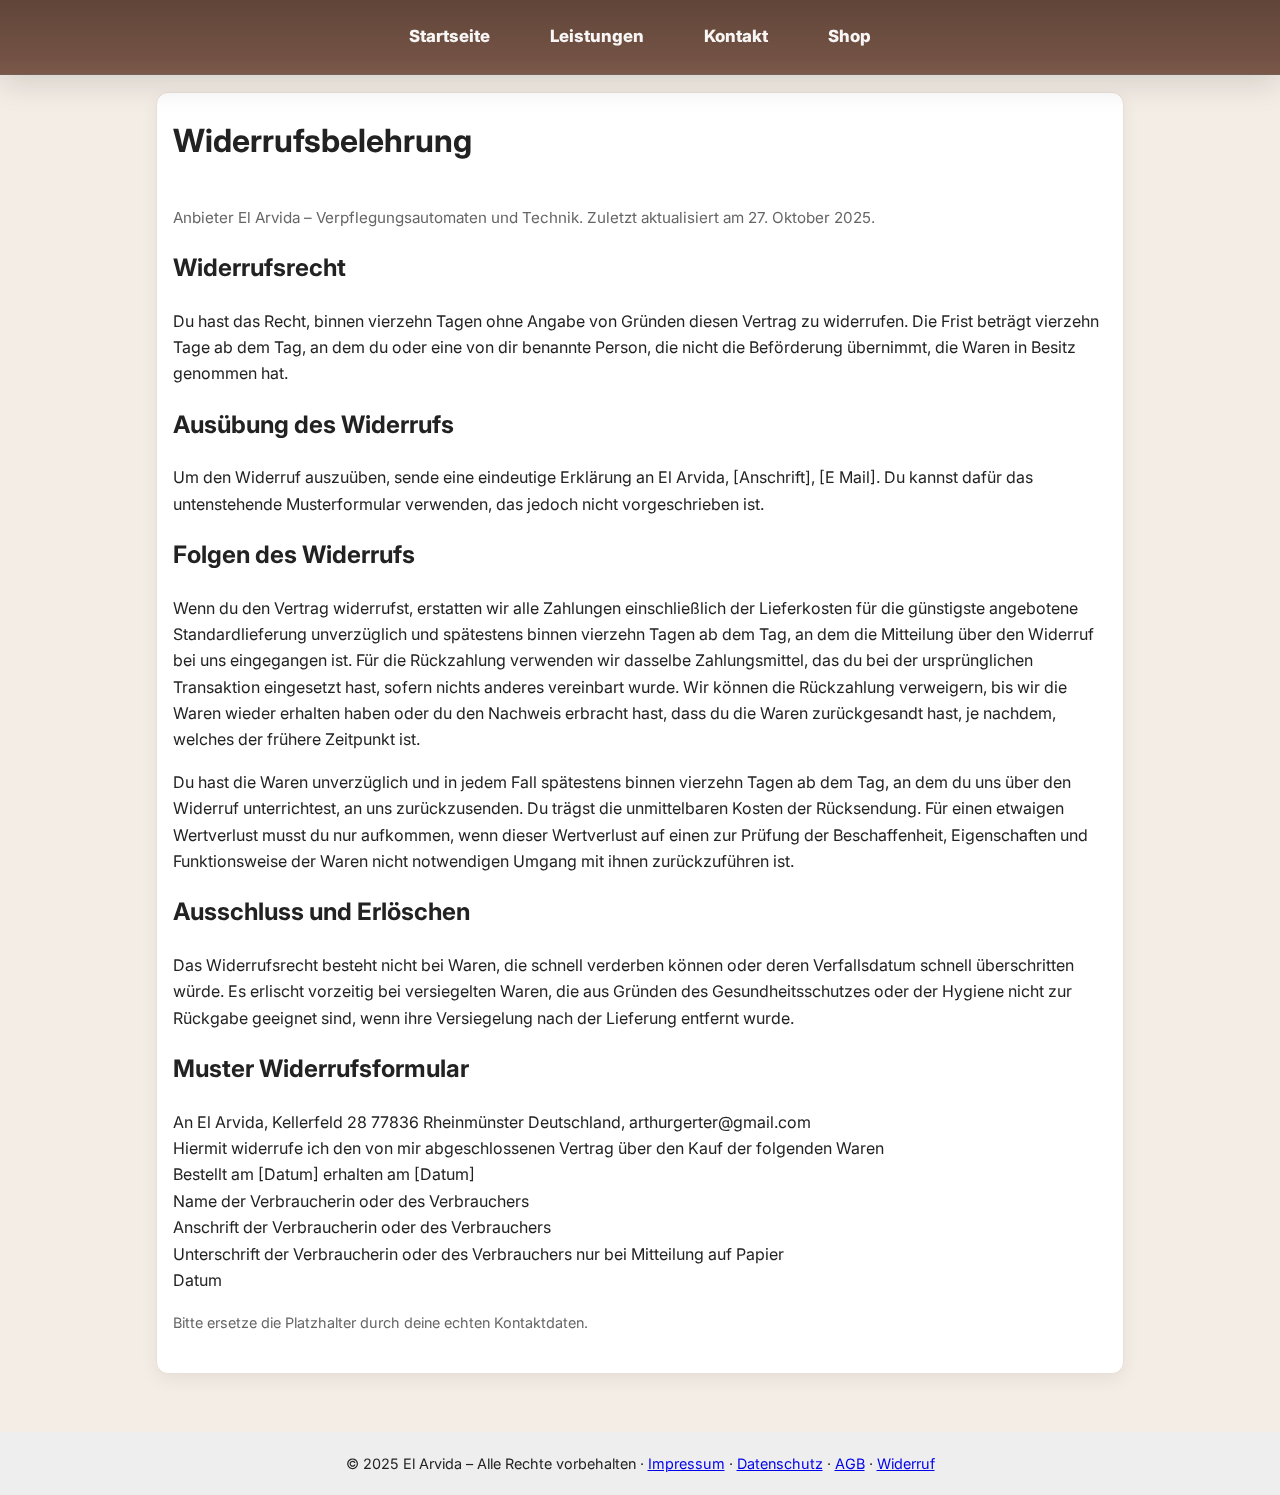
<file: widerruf.html>
<!doctype html>
<html lang="de">
<head>
  <meta charset="utf-8">
  <meta name="viewport" content="width=device-width, initial-scale=1">
  <title>Widerrufsbelehrung – El Arvida</title>
  <link rel="preconnect" href="https://fonts.googleapis.com">
  <link rel="preconnect" href="https://fonts.gstatic.com" crossorigin>
  <link href="https://fonts.googleapis.com/css2?family=Inter:wght@400;600;800;900&display=swap" rel="stylesheet">
  <style>
    :root{ --brown:#6b4637; --brown-deep:#533528; --accent:#ffe6cc; --header-h:72px; --text:#222; }
    *{box-sizing:border-box}
    html{scroll-behavior:smooth}
    body{margin:0; font-family:Inter,system-ui,Segoe UI,Roboto,Helvetica,Arial,sans-serif; line-height:1.65; color:var(--text); background:#f4ede6;}
    .site-header{
      position:fixed; top:0; left:0; right:0; z-index:1000;
      background:
        linear-gradient(180deg, rgba(255,255,255,.08), rgba(255,255,255,.02)),
        linear-gradient(0deg, color-mix(in oklab, var(--brown) 92%, transparent), var(--brown-deep));
      backdrop-filter:saturate(140%) blur(8px);
      border-bottom:1px solid rgba(255,255,255,.14);
      box-shadow:0 10px 30px rgba(0,0,0,.12);
    }
    .header-bar{ display:flex; align-items:center; justify-content:center; min-height:var(--header-h); padding:0 16px; }
    .primary-nav{ display:flex; gap:32px; align-items:center; justify-content:center; }
    .primary-nav a{
      color:#fff; text-decoration:none; font-weight:800; font-size:1.05rem;
      padding:10px 14px; border-radius:10px; transition:background .2s ease, opacity .2s ease; opacity:.95;
    }
    .primary-nav a:hover{background:rgba(255,255,255,.10); opacity:1;}
    .primary-nav a.is-active{background:rgba(255,255,255,.14);}
    .nav-toggle{display:none; width:42px; height:42px; border:0; background:transparent; cursor:pointer;}
    .nav-toggle span{display:block; width:24px; height:2px; margin:6px auto; background:#fff; border-radius:2px; transition:transform .2s ease, opacity .2s ease;}
    .mobile-nav{display:none;}
    @media (max-width:768px){
      .header-bar{min-height:56px; justify-content:space-between; padding:0 12px;}
      .primary-nav{display:none;}
      .nav-toggle{display:block;}
      .site-header.open .nav-toggle span:nth-child(1){transform:translateY(8px) rotate(45deg);}
      .site-header.open .nav-toggle span:nth-child(2){opacity:0;}
      .site-header.open .nav-toggle span:nth-child(3){transform:translateY(-8px) rotate(-45deg);}
      .mobile-nav{
        display:grid; grid-template-columns:1fr; gap:10px;
        padding:12px 16px 16px;
        background: color-mix(in oklab, var(--brown) 96%, black 0%);
        border-bottom:1px solid rgba(255,255,255,.14);
      }
      .site-header:not(.open) .mobile-nav{display:none;}
      .mobile-nav a{
        display:block; text-align:center; color:#fff; text-decoration:none; font-weight:800;
        padding:10px 12px; border-radius:10px; background:rgba(255,255,255,.08);
      }
    }
    .container{max-width:1000px; margin:0 auto; padding:18px 16px;}
    main{padding-top:var(--header-h);}
    .card{background:#fff; border:1px solid #eadfd4; border-radius:12px; box-shadow:0 6px 18px rgba(0,0,0,.06);}
    .card h1{margin:0; padding:22px 16px;}
    .card .content{padding:0 16px 24px;}
    .content h2{margin-top:18px}
    footer{text-align:center; padding:20px; background:#eee; margin-top:40px; font-size:.9rem}
  </style>
</head>
<body>
  <header class="site-header" id="site-header">
    <div class="header-bar">
      <nav class="primary-nav" aria-label="Hauptnavigation">
        <a href="index.html#start">Startseite</a>
        <a href="index.html#leistungen">Leistungen</a>
        <a href="index.html#kontakt">Kontakt</a>
        <a href="shop.html">Shop</a>
      </nav>
      <button class="nav-toggle" id="nav-toggle" aria-expanded="false" aria-controls="mobile-nav" aria-label="Menü öffnen">
        <span></span><span></span><span></span>
      </button>
    </div>
    <nav id="mobile-nav" class="mobile-nav" aria-label="Mobiles Menü">
      <a href="index.html#start">Startseite</a>
      <a href="index.html#leistungen">Leistungen</a>
      <a href="index.html#kontakt">Kontakt</a>
      <a href="shop.html">Shop</a>
    </nav>
  </header>

  <main>
    <div class="container">
      <div class="card">
        <h1>Widerrufsbelehrung</h1>
        <div class="content">
          <p style="color:#666;font-size:.95rem">Anbieter El Arvida – Verpflegungsautomaten und Technik. Zuletzt aktualisiert am 27. Oktober 2025.</p>

          <h2>Widerrufsrecht</h2>
          <p>Du hast das Recht, binnen vierzehn Tagen ohne Angabe von Gründen diesen Vertrag zu widerrufen. Die Frist beträgt vierzehn Tage ab dem Tag, an dem du oder eine von dir benannte Person, die nicht die Beförderung übernimmt, die Waren in Besitz genommen hat.</p>

          <h2>Ausübung des Widerrufs</h2>
          <p>Um den Widerruf auszuüben, sende eine eindeutige Erklärung an El Arvida, [Anschrift], [E Mail]. Du kannst dafür das untenstehende Musterformular verwenden, das jedoch nicht vorgeschrieben ist.</p>

          <h2>Folgen des Widerrufs</h2>
          <p>Wenn du den Vertrag widerrufst, erstatten wir alle Zahlungen einschließlich der Lieferkosten für die günstigste angebotene Standardlieferung unverzüglich und spätestens binnen vierzehn Tagen ab dem Tag, an dem die Mitteilung über den Widerruf bei uns eingegangen ist. Für die Rückzahlung verwenden wir dasselbe Zahlungsmittel, das du bei der ursprünglichen Transaktion eingesetzt hast, sofern nichts anderes vereinbart wurde. Wir können die Rückzahlung verweigern, bis wir die Waren wieder erhalten haben oder du den Nachweis erbracht hast, dass du die Waren zurückgesandt hast, je nachdem, welches der frühere Zeitpunkt ist.</p>
          <p>Du hast die Waren unverzüglich und in jedem Fall spätestens binnen vierzehn Tagen ab dem Tag, an dem du uns über den Widerruf unterrichtest, an uns zurückzusenden. Du trägst die unmittelbaren Kosten der Rücksendung. Für einen etwaigen Wertverlust musst du nur aufkommen, wenn dieser Wertverlust auf einen zur Prüfung der Beschaffenheit, Eigenschaften und Funktionsweise der Waren nicht notwendigen Umgang mit ihnen zurückzuführen ist.</p>

          <h2>Ausschluss und Erlöschen</h2>
          <p>Das Widerrufsrecht besteht nicht bei Waren, die schnell verderben können oder deren Verfallsdatum schnell überschritten würde. Es erlischt vorzeitig bei versiegelten Waren, die aus Gründen des Gesundheitsschutzes oder der Hygiene nicht zur Rückgabe geeignet sind, wenn ihre Versiegelung nach der Lieferung entfernt wurde.</p>

          <h2>Muster Widerrufsformular</h2>
          <p>
            An El Arvida, Kellerfeld 28 77836 Rheinmünster Deutschland, arthurgerter@gmail.com<br>
            Hiermit widerrufe ich den von mir abgeschlossenen Vertrag über den Kauf der folgenden Waren<br>
            Bestellt am [Datum] erhalten am [Datum]<br>
            Name der Verbraucherin oder des Verbrauchers<br>
            Anschrift der Verbraucherin oder des Verbrauchers<br>
            Unterschrift der Verbraucherin oder des Verbrauchers nur bei Mitteilung auf Papier<br>
            Datum
          </p>

          <p style="margin-top:18px;font-size:.9rem;color:#666">Bitte ersetze die Platzhalter durch deine echten Kontaktdaten.</p>
        </div>
      </div>
    </div>
  </main>

  <footer>
    © 2025 El Arvida – Alle Rechte vorbehalten · <a href="impressum.html">Impressum</a> · <a href="datenschutz.html">Datenschutz</a> · <a href="agb.html">AGB</a> · <a href="widerruf.html">Widerruf</a>
  </footer>

  <script>
  (function(){
    const header = document.getElementById('site-header');
    const toggle = document.getElementById('nav-toggle');
    if(toggle){
      toggle.addEventListener('click', ()=>{
        const open = header.classList.toggle('open');
        toggle.setAttribute('aria-expanded', open ? 'true' : 'false');
        requestAnimationFrame(updatePad);
      });
    }
    function updatePad(){
      const h = header.offsetHeight || 72;
      document.documentElement.style.setProperty('--header-h', h + 'px');
      document.querySelector('main').style.paddingTop = 'calc(var(--header-h))';
    }
    updatePad();
    window.addEventListener('resize', ()=>requestAnimationFrame(updatePad), {passive:true});
  })();
  </script>
</body>
</html>
</file>
<file: css/style.css>
* {
  font-family: Arial, Helvetica, sans-serif;
  box-sizing: border-box;
  padding: 0px;
  margin: 0px;
}

h1, h2, h3, h4, h5, h6 {
  padding-bottom: 20px;
}

a {
  color: #3A3A3A;
  text-decoration: none;
}

p {
  padding-top: 12px;
  padding-bottom: 12px;
}

/* ------ Hilfsklassen ------ */

.standard-container {
  max-width: 1080px;
  margin: 0 auto;
}

.text-highlighted {
  color: coral;
}
.text-white {
  color: white;
}

.btn {
  display: block;
  font-size: 20px;
  background-color: #3A3A3A;
  color: coral;
  padding: 10px 15px;
  text-align: center;
  border-radius: 5px;
  margin: 15px 0px;
}

.btn:hover {
  background-color: coral;
  color: white;
}

/* ------ Navigationsleiste ------ */

#main-nav {
  background-color: #3A3A3A;
}

#main-nav:after {
  content: "";
  display: block;
  clear: both;
}

#main-nav h1 {
  float: left;
  color: coral;
  padding-top: 20px;
}

#main-nav a {
  color: white;
}

#main-nav ul {
  float: right;
  list-style: none;
}

#main-nav ul li {
  float: left;
}

#main-nav ul li a {
  display: block;
  font-size: 24px;
  padding: 20px;
  text-align: center;
}

#main-nav ul li a:hover {
  background-color: coral;
  color: white;
}

#main-nav ul li a.active-page {
  background-color: coral;
  color: white;
}

/* ------ Willkommens Sektion ------ */

#welcome {
  background-image: linear-gradient(rgba(0,0,0, 0.6), rgba(0,0,0,0.6)),url(../img/Banner_Light.png);
  background-repeat: no-repeat;
  background-size: cover;
  min-height: 500px;
}

#welcome:after {
  content: "";
  display: block;
  clear: both;
}

#welcome .welcome-content {
  float: right;
  width: 70%;
  color: white;
  padding: 130px 50px;
  font-size: 22px; /* Schriftgröße hinzufügen */
  line-height: 1.4; /* Optional: Zeilenabstand für bessere Lesbarkeit */
}

#welcome .welcome-img {
  float: left;
  width: 30%;
  padding-top: 40px;
}

#welcome .welcome-img img {
  width: 100%;
  border-radius: 50%;
}

#welcome .welcome-content h2 {
  font-size: 40px;
}

/* ------ About Sektion ------ */

#about {
  background-color: #3A3A3A;
  padding-top: 50px;
  padding-bottom: 50px;;
}

#about:after {
  content: "";
  display: block;
  clear: both;
}

#about .about-content {
  float: left;
  width: 70%;
  color: white;
  padding: 20px;
  font-size: 22px; /* Schriftgröße hinzufügen */
  line-height: 1.4; /* Optional: Zeilenabstand für bessere Lesbarkeit */
}

#about .about-img {
  float: left;
  width: 30%;
  padding: 20px;
}

#about .about-img img {
  width: 100%;
  border-radius: 10px;
}

#about .about-content h2 {
  font-size: 40px;
}

/* ------ Skill Sektion ------ */

#skills {
  padding-top: 40px;
  padding-bottom: 40px;
}

#skills:after {
  content: "";
  display: block;
  clear: both;
}

#skills .skill {
  float: left;
  width: 33.33%;
  text-align: center;
  padding: 35px;
}

#skills .material-symbols-outlined {
  font-size: 100px;
  color: coral;
}


/* ------ Portfolio Sektion ------ */

#contact-heading {
  background-image: linear-gradient(rgba(0,0,0, 0.6), rgba(0,0,0,0.6)),url(../img/Banner_Light.png);
  background-repeat: no-repeat;
  background-size: cover;
  min-height: 200px;
}

#contact-heading .heading-content {
  display: flex;
  align-items: center; /* Vertikale Zentrierung */
  justify-content: center; /* Horizontale Zentrierung */
  height: 30vh; /* Höhe des Containers auf die volle Ansichtshöhe setzen */
  text-align: center; /* Text zentrieren */
}

#contact-heading .heading-content h2 {
  font-size: 50px;
}

#contact-heading .heading-content p {
  font-size: 20px;
}

/* ------ Contact Options Sektion ------ */

#contact-options {
  margin-top: -150px;
  padding-bottom: 100px;
}

#contact-options:after {
  content: "";
  display: block;
  clear: both;
}

#contact-options .contact-option {
  float: left;
  width: 47.33%;
  margin: 1%;
  text-align: center;
  padding: 35px;
  background-color: #3A3A3A;
  min-height: 300px;
  border-radius: 10px;
}

#contact-options .contact-option h3 {
  font-size: 25px;
  color: coral;
  padding-top: 15px;
}

#contact-options .contact-option p {
  color: white;
  line-height: 1.7em;
}

#contact-options .material-symbols-outlined {
  font-size: 50px;
  color: white;
}



/* ------ Footer ------ */

#main-footer {
  background-color: #3A3A3A;
  min-height: 120px;
  padding: 52px;
}

#main-footer p {
  text-align: center;
  color: white;
}

#main-footer p a {
  color: white;
}


/* ------ Projekte ------ */


/* Projekte-Bereich */
#projects {
  display: flex;
  flex-direction: column;
  gap: 2rem;
  padding: 2rem;
}

/* Projektkarte */
.project {
  display: flex;
  align-items: center;
  gap: 2rem;
  background: linear-gradient(135deg, #f5f5f5, #eaeaea);
  padding: 1.5rem;
  border-radius: 8px;
  box-shadow: 0 4px 8px rgba(0, 0, 0, 0.1);
  transition: transform 0.2s, box-shadow 0.2s;
}

.project:hover {
  transform: translateY(-5px);
  box-shadow: 0 8px 16px rgba(0, 0, 0, 0.2);
}

/* Bild */
.project img {
  width: 150px;
  height: 150px;
  object-fit: cover;
  border-radius: 50%;
  box-shadow: 0 4px 6px rgba(0, 0, 0, 0.1);
}

/* Beschreibung */
.project-description {
  max-width: 600px;
}

.project-description h3 {
  margin: 0 0 0.5rem;
  font-size: 1.8rem;
  color: #333;
}

.project-description p {
  margin: 0 0 1rem;
  color: #666;
}

.project-description a {
  text-decoration: none;
  color: #007BFF;
  font-weight: bold;
}

.project-description a:hover {
  text-decoration: underline;
}
</file>
